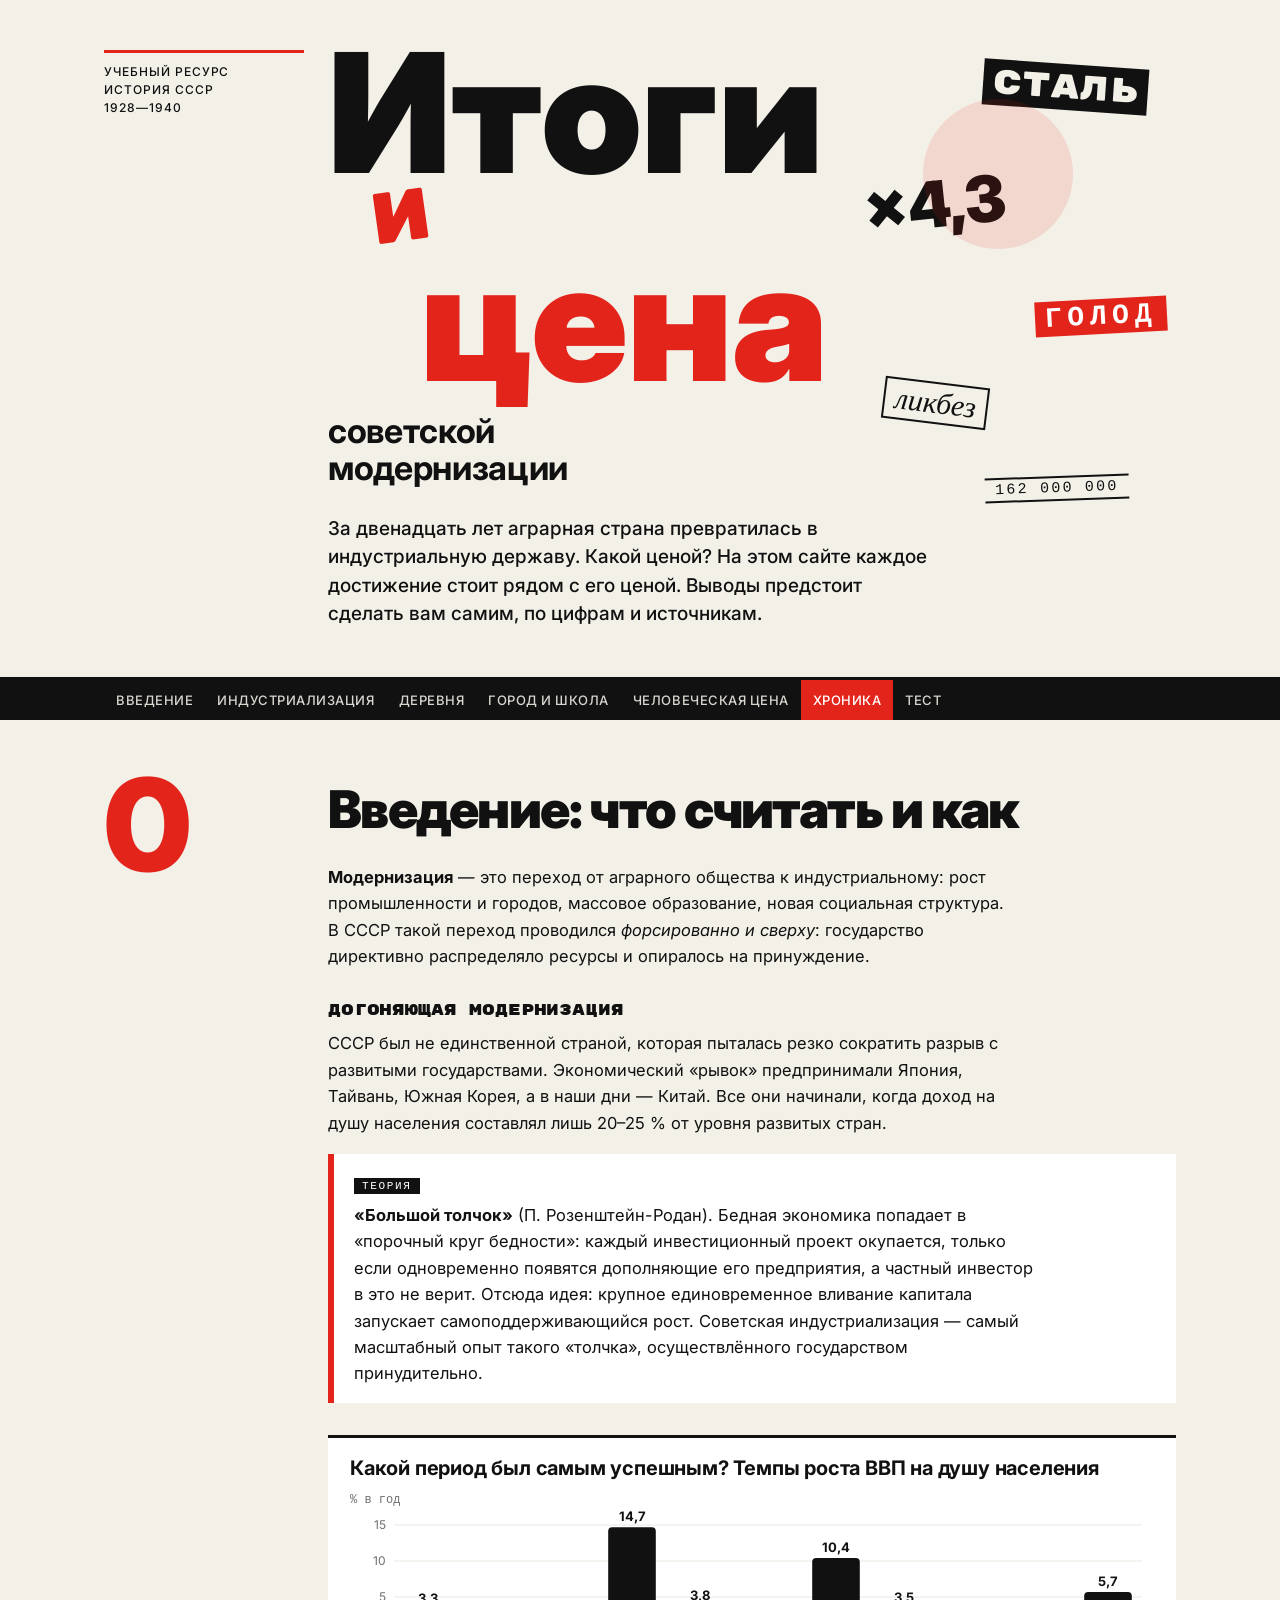
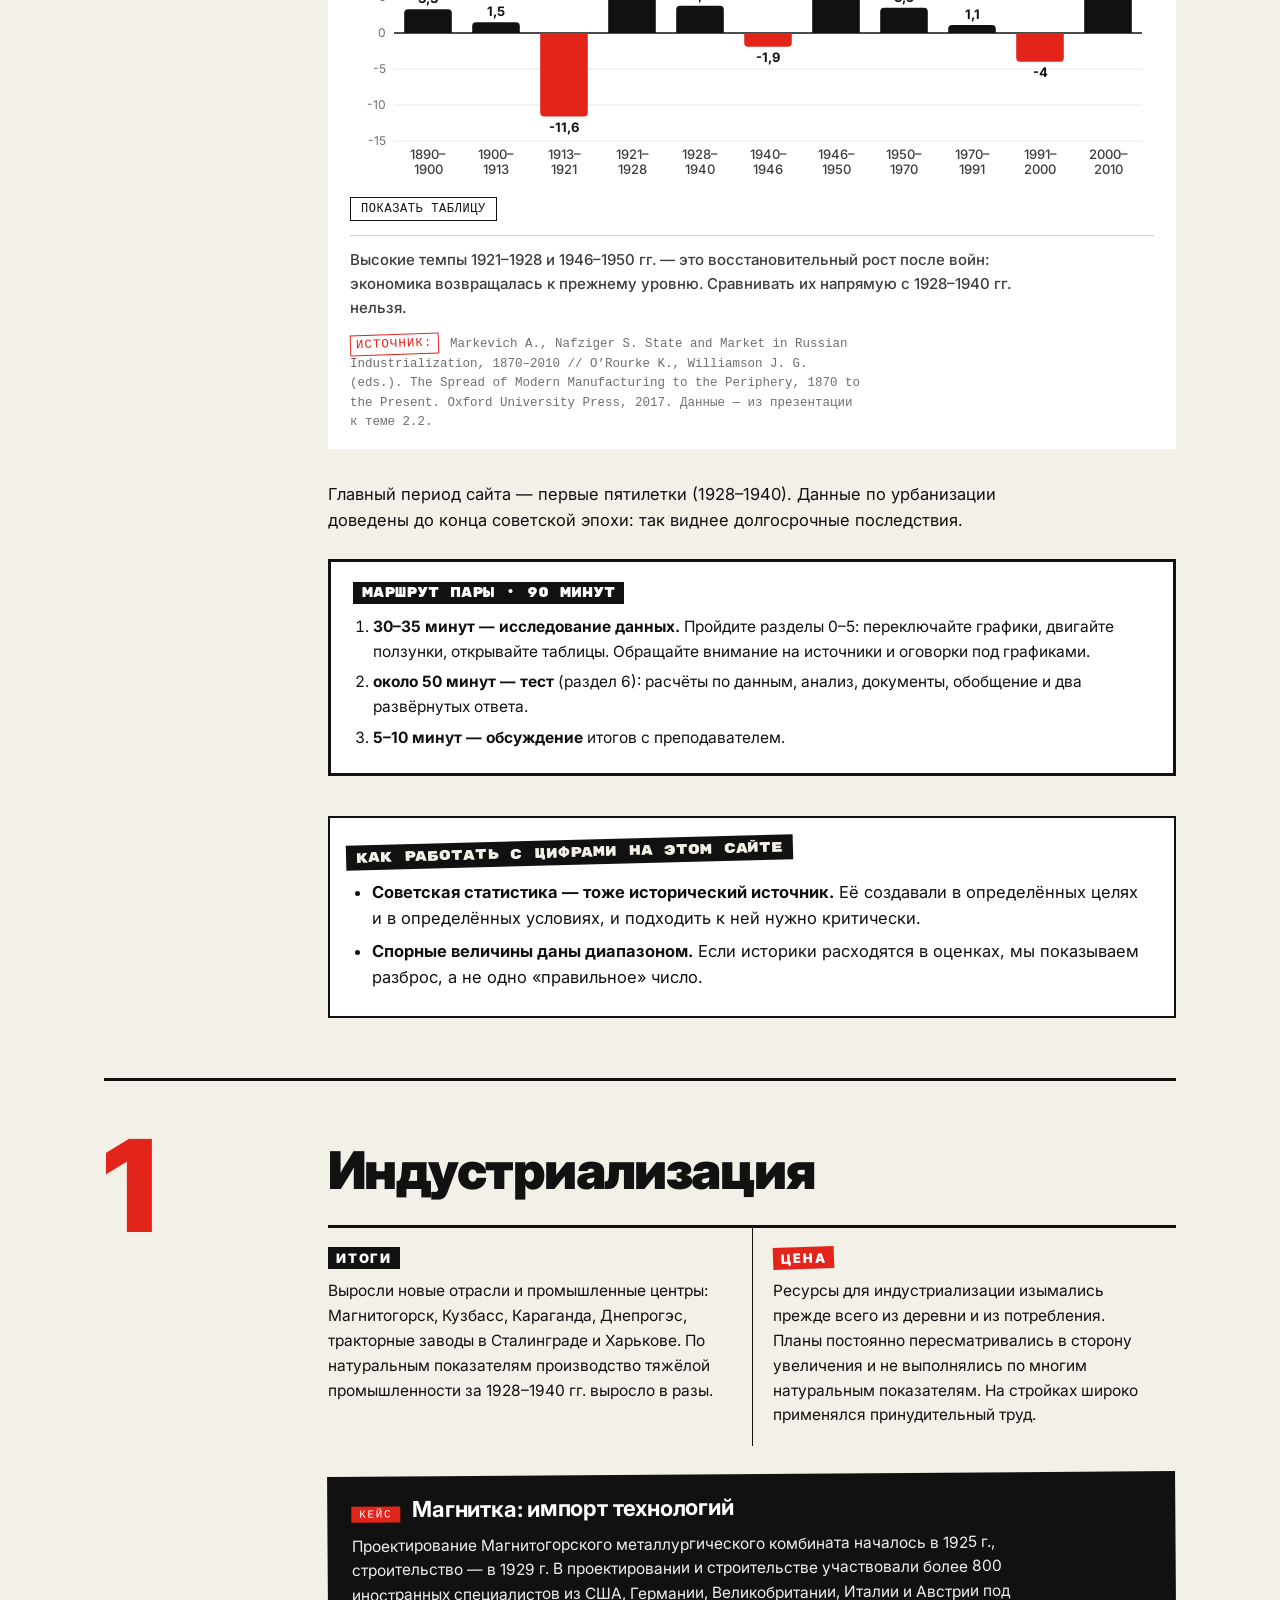
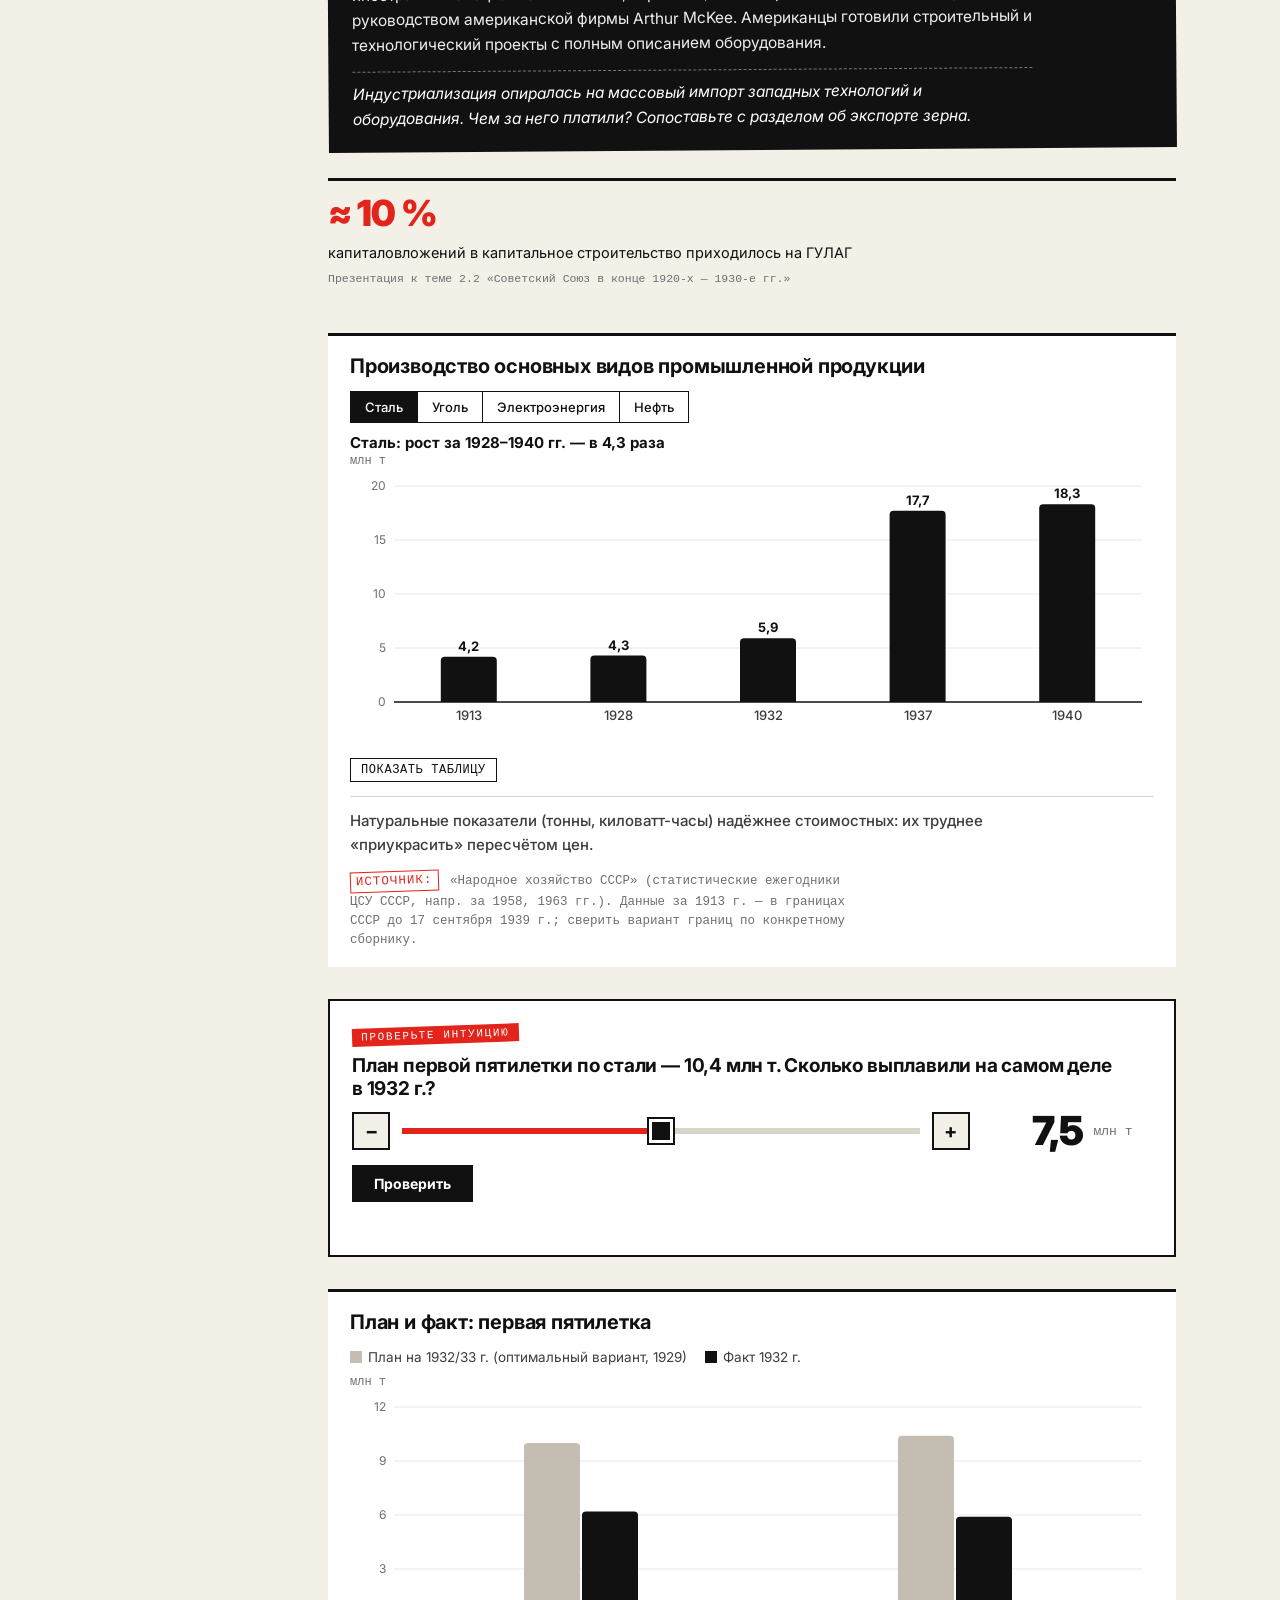
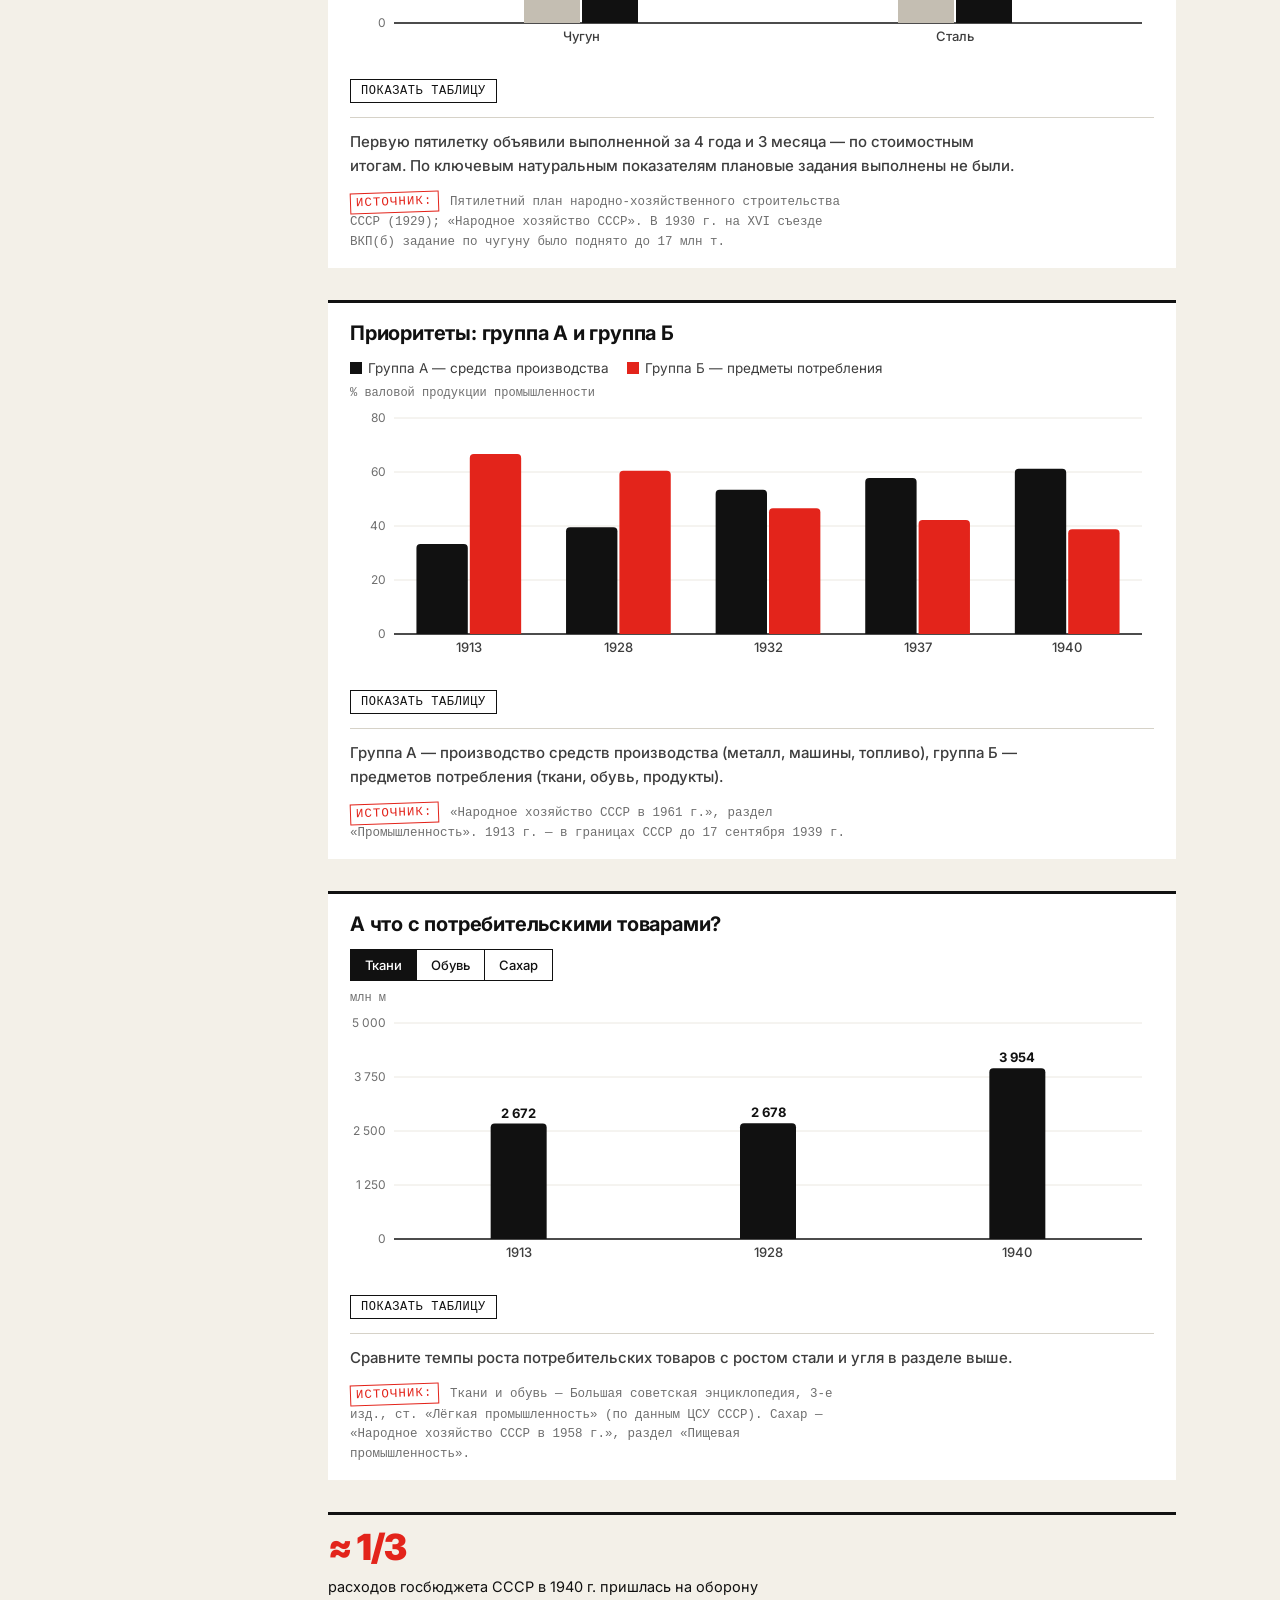
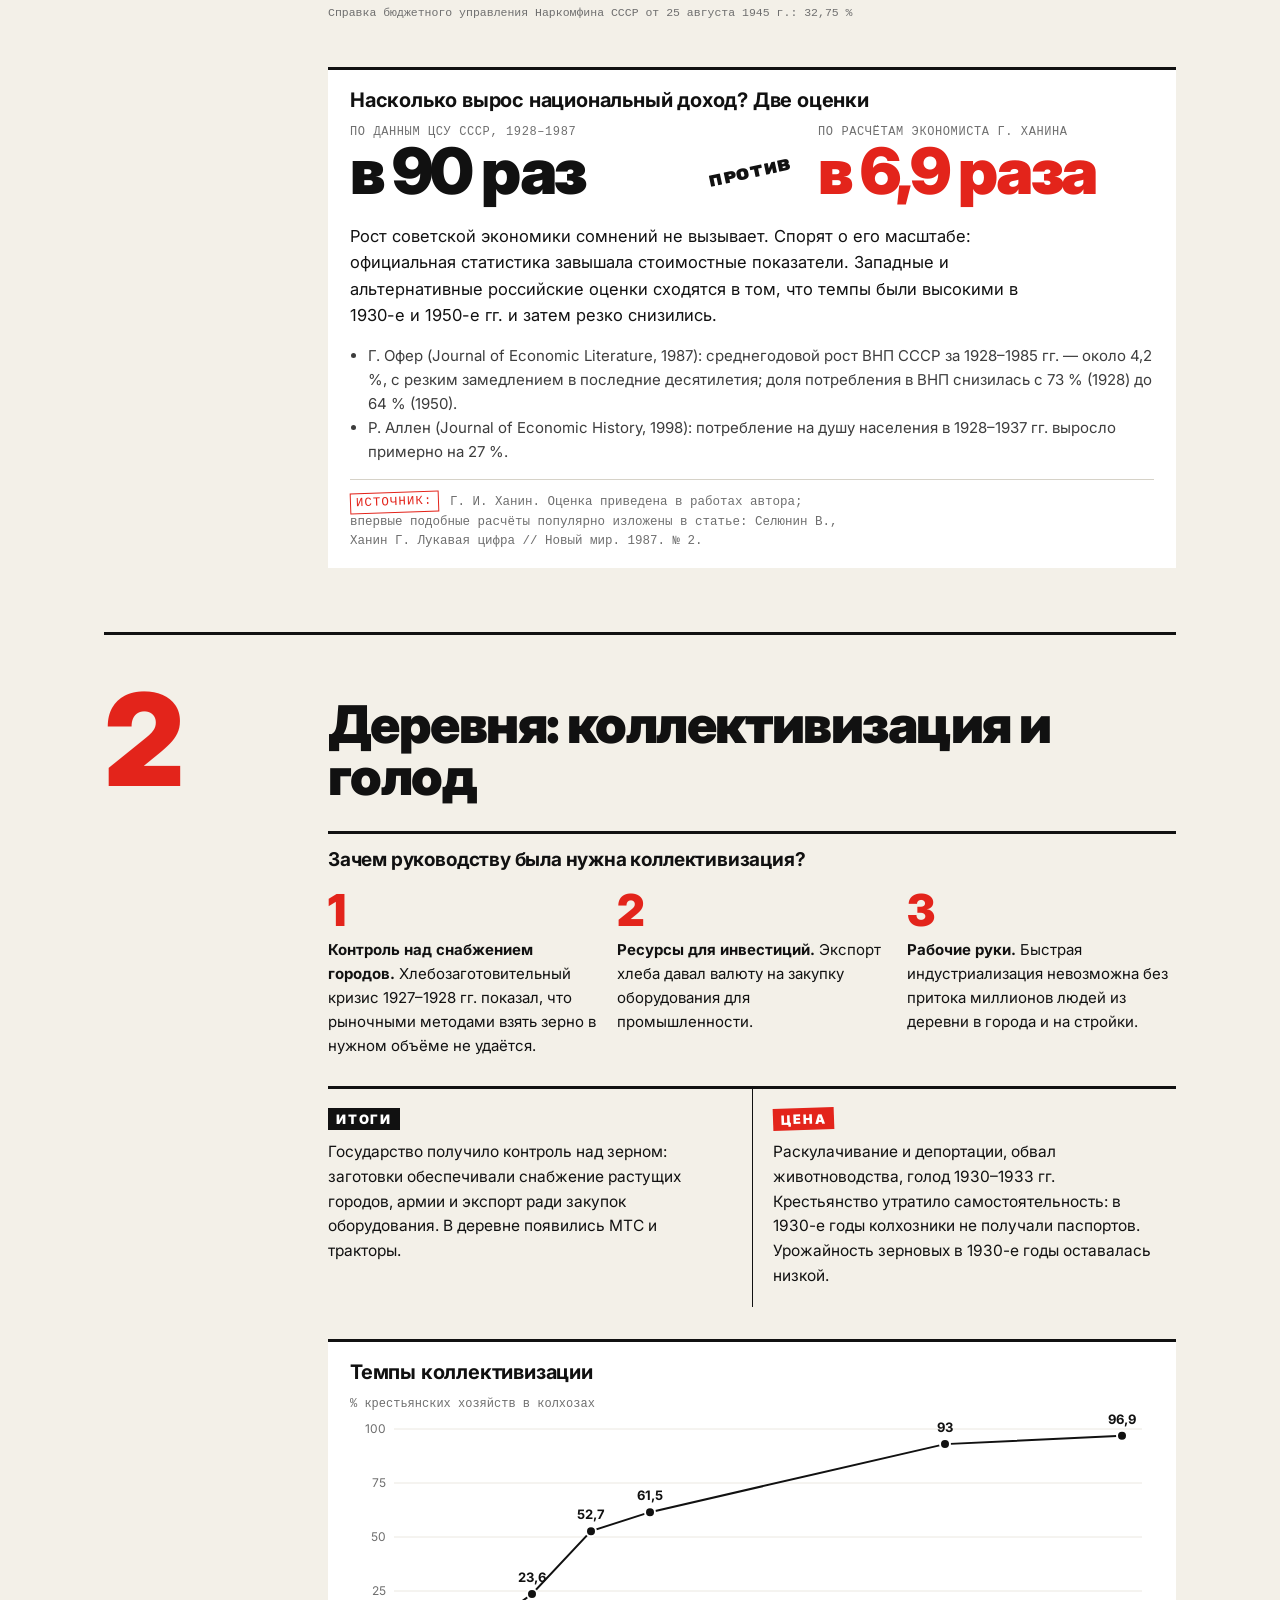
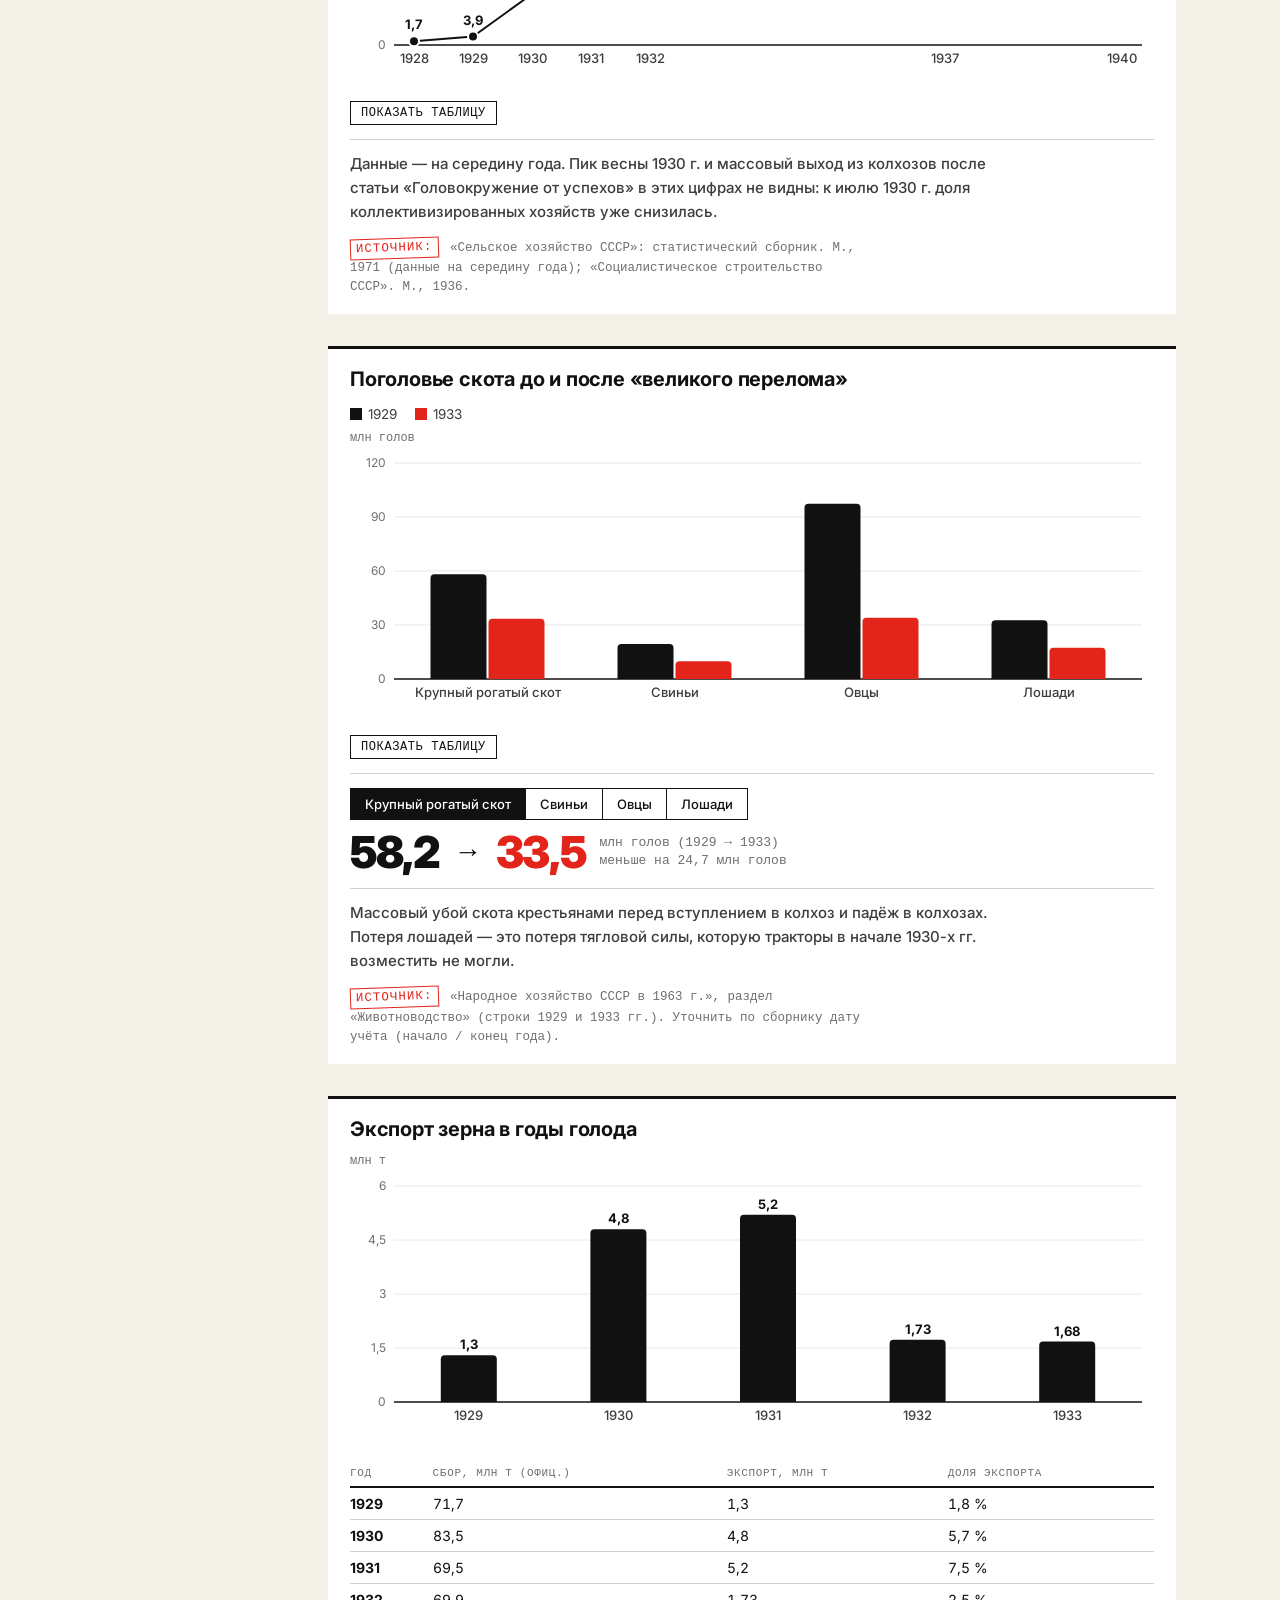
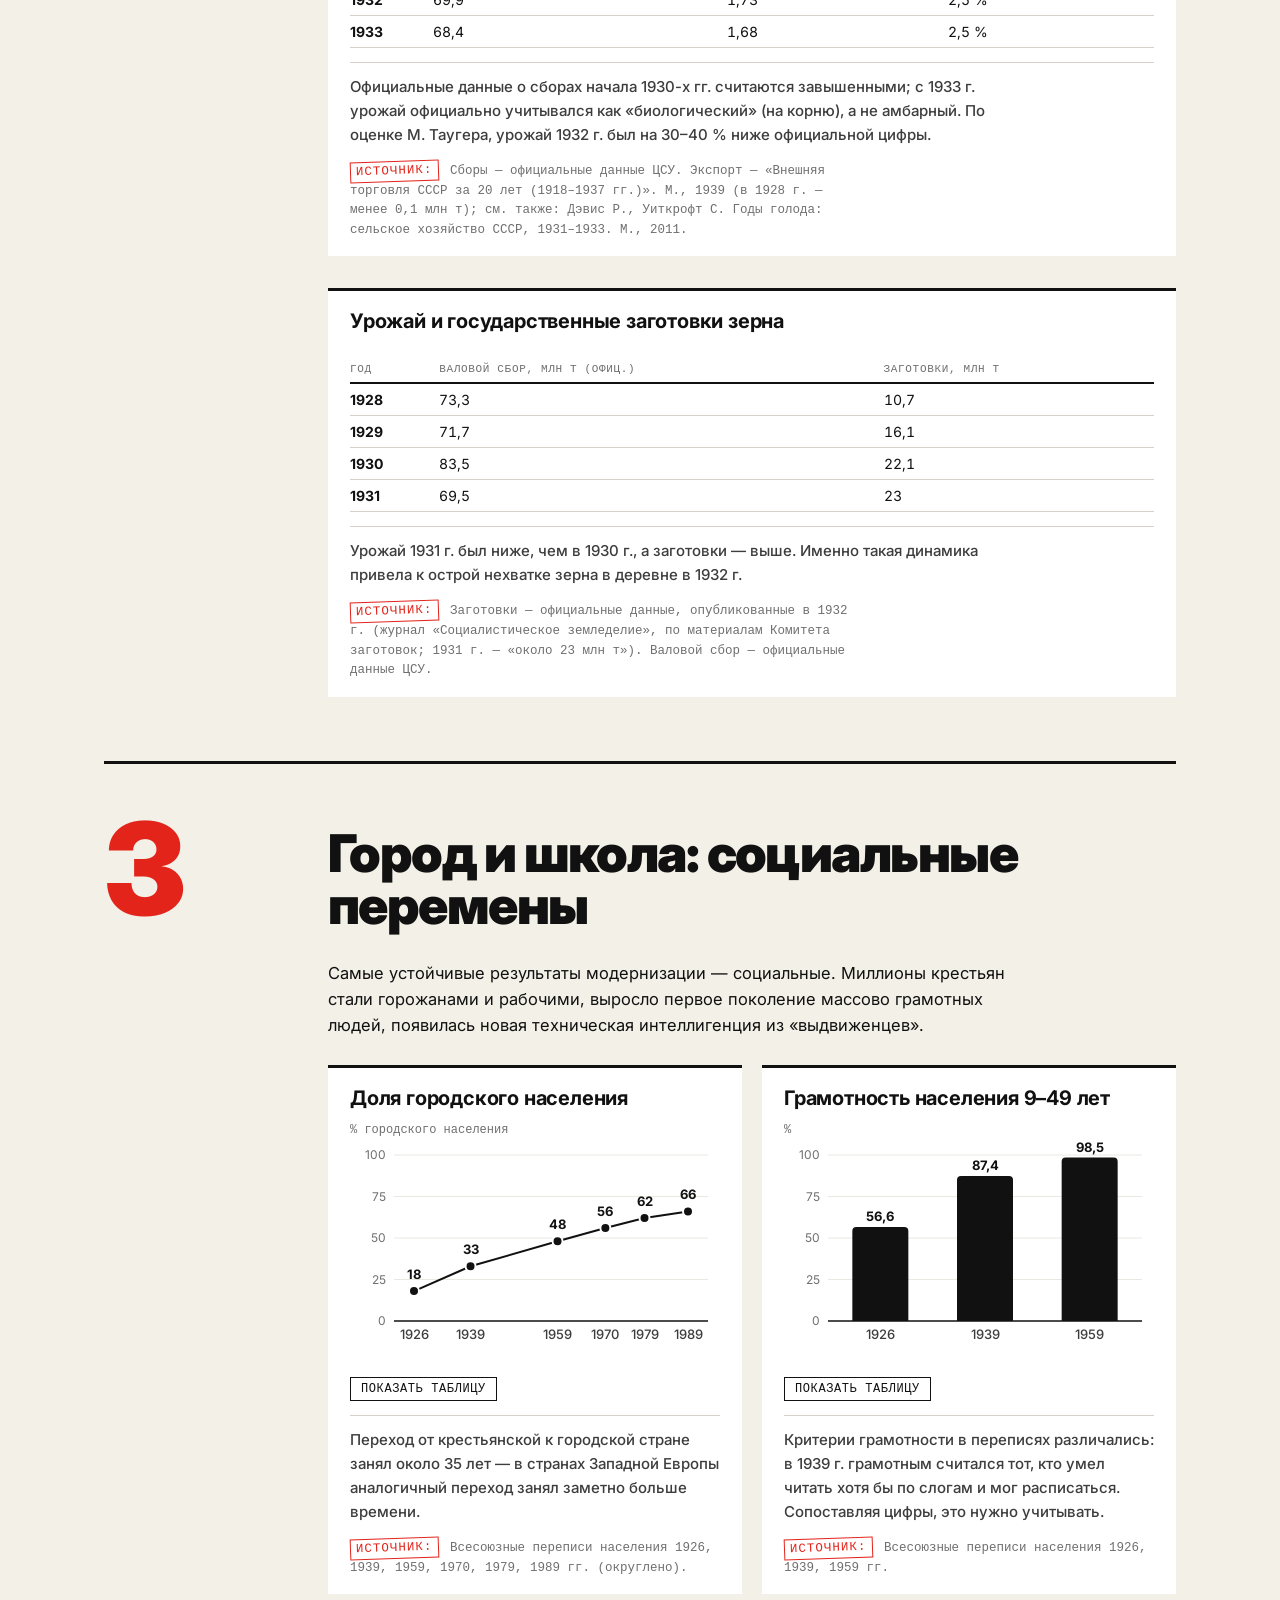
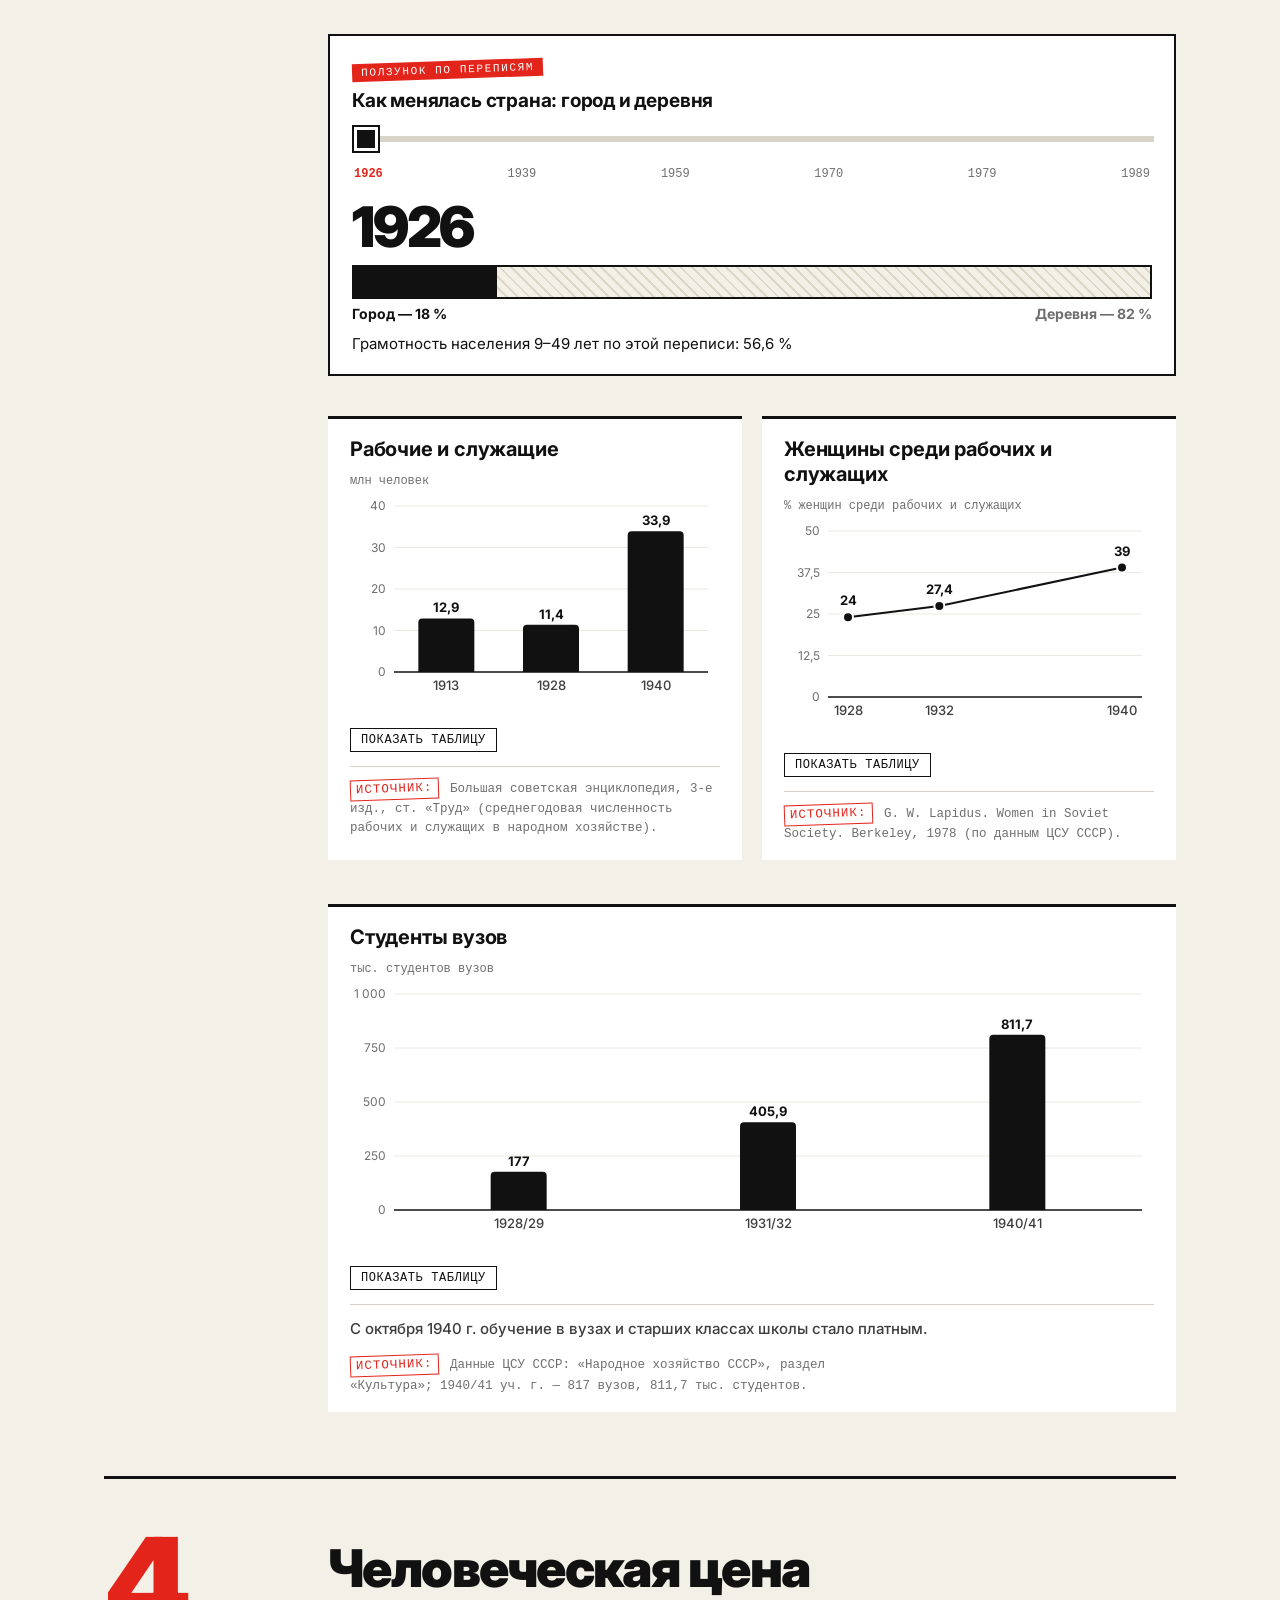
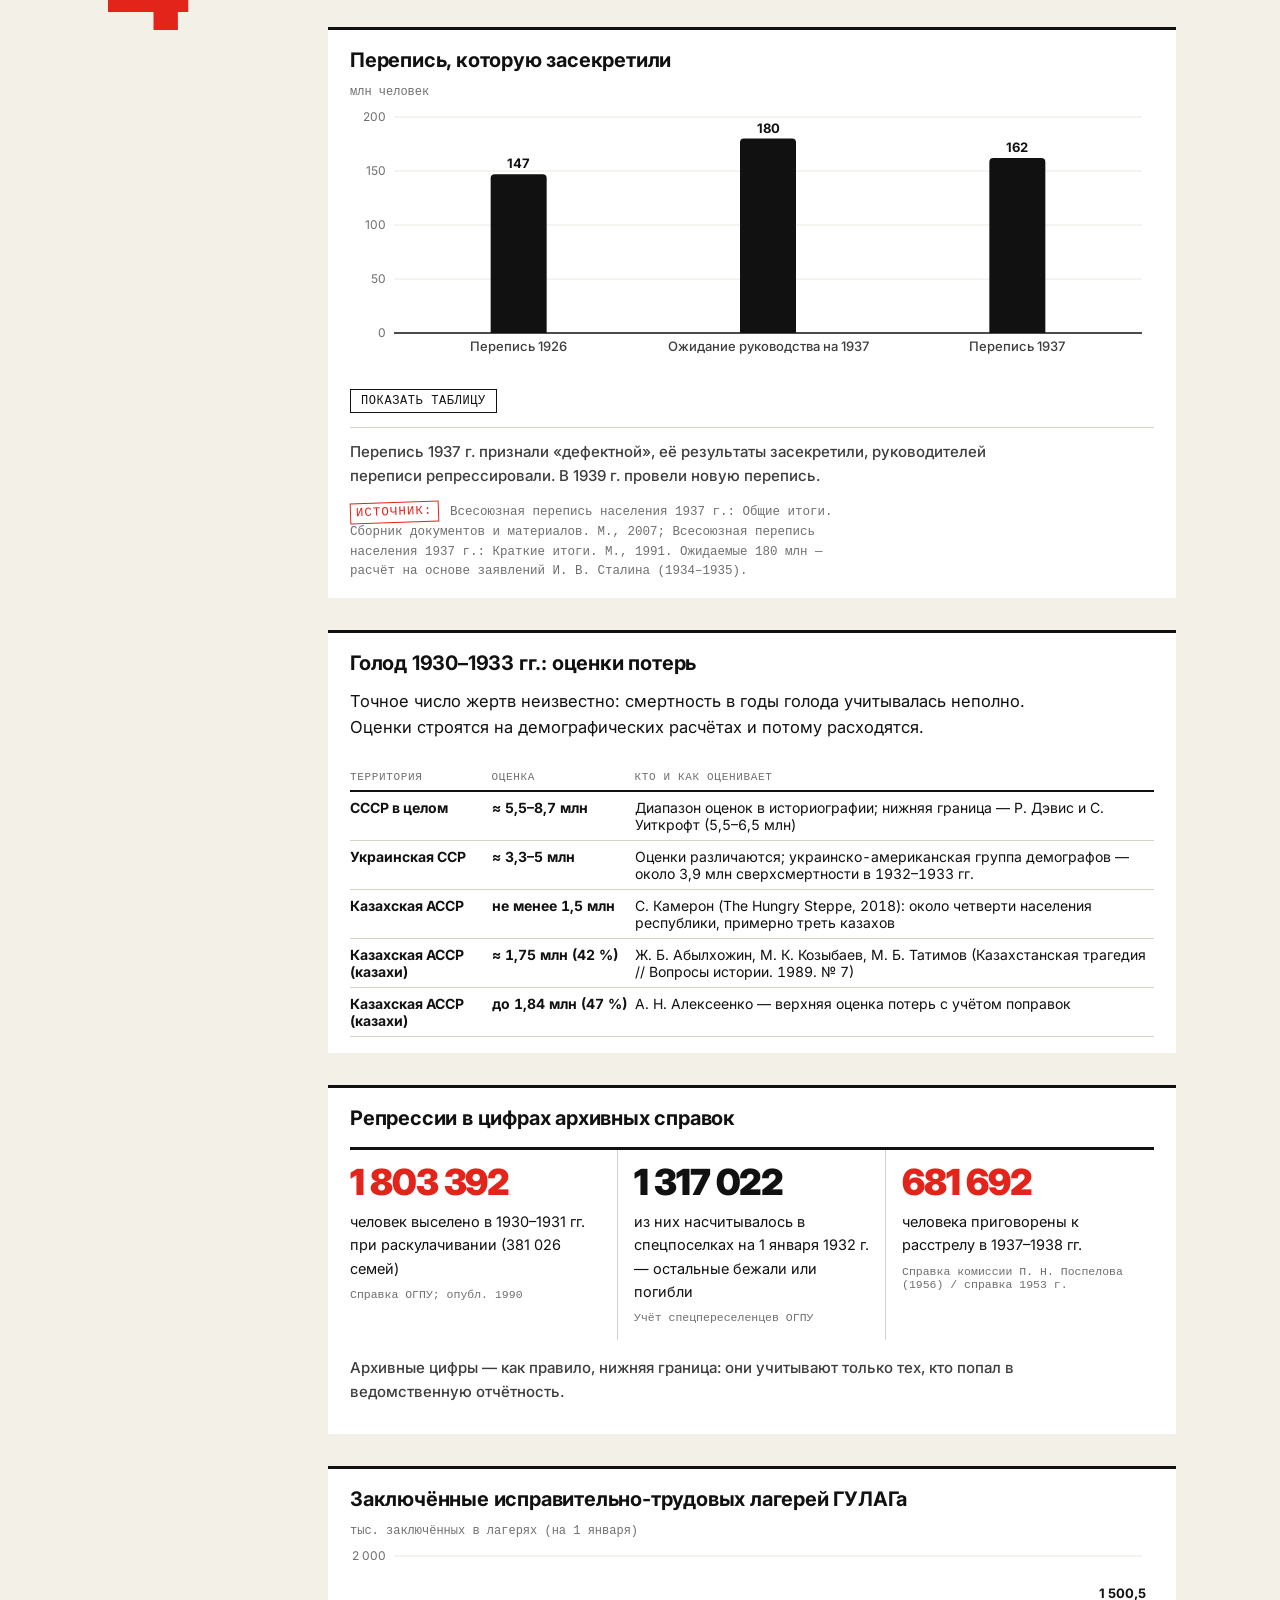
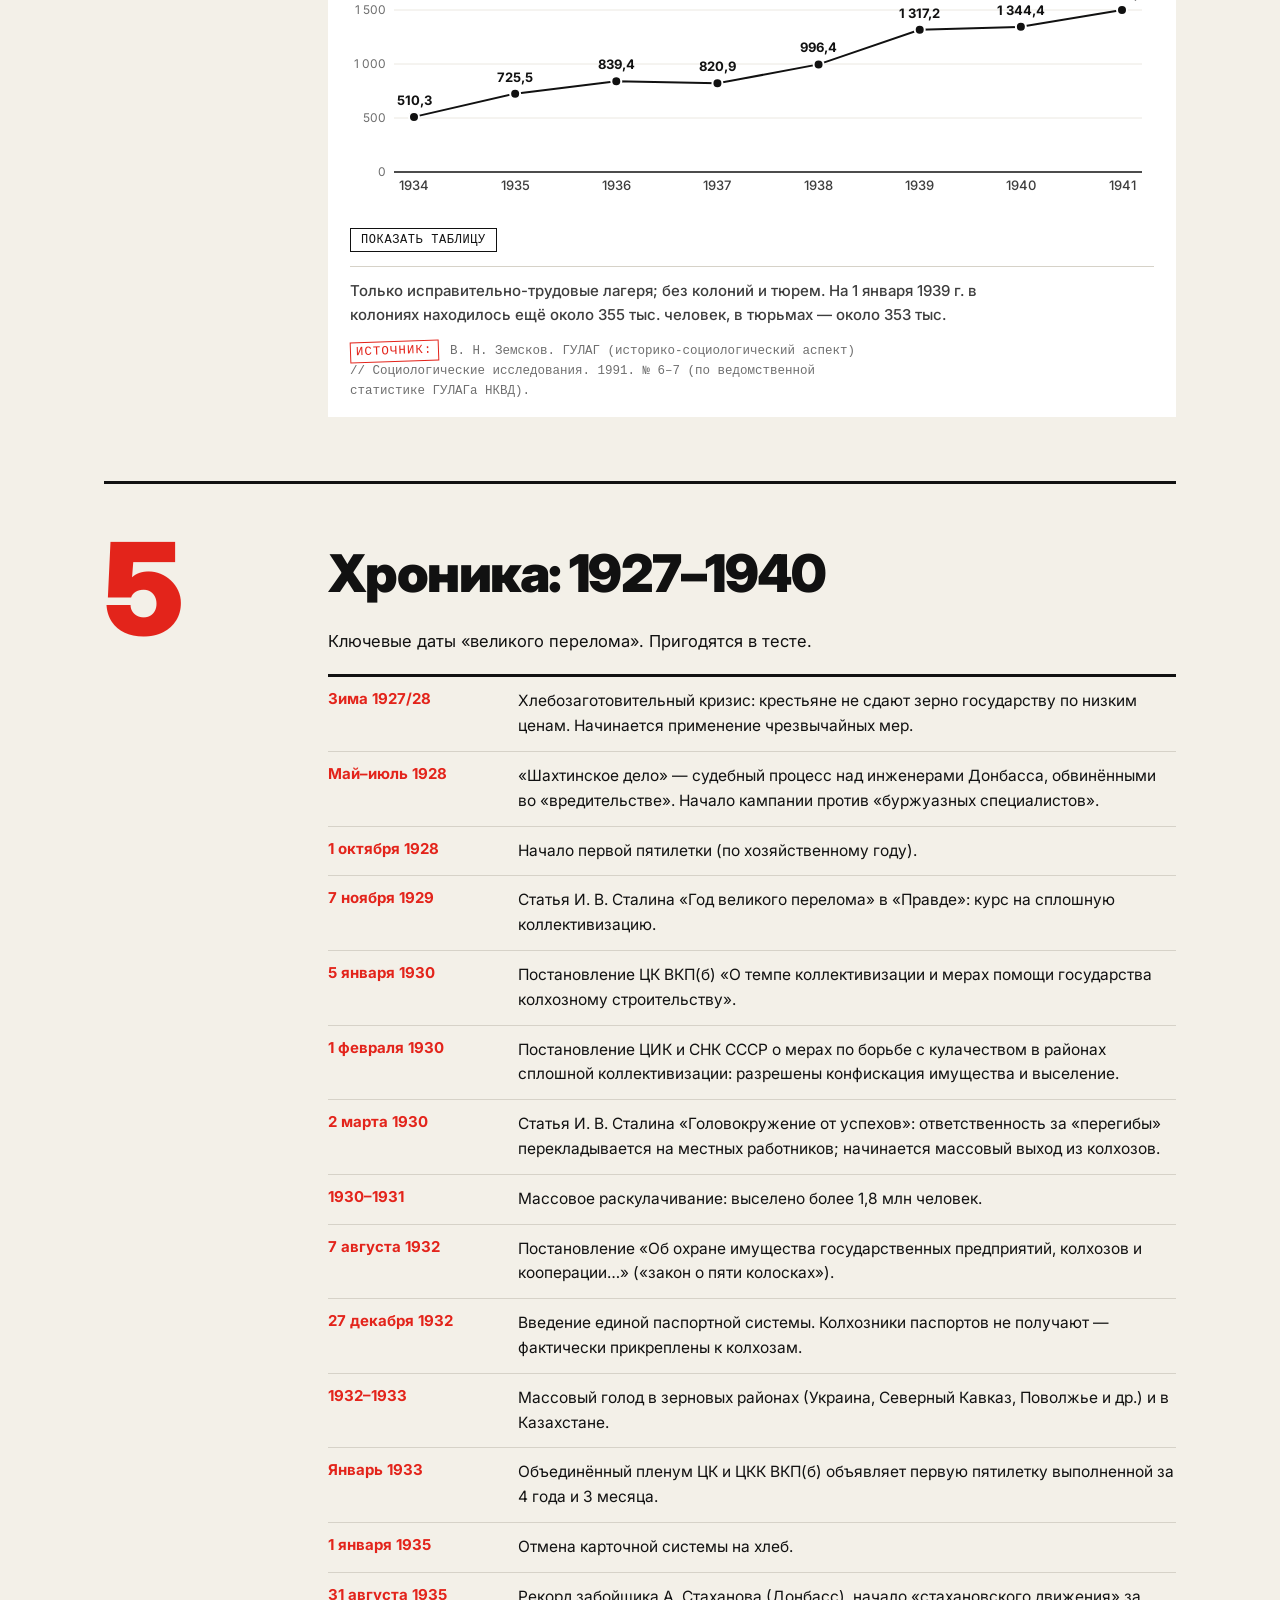
<file: index.html>
<!DOCTYPE html>
<html lang="ru">
<head>
<meta charset="utf-8">
<meta name="viewport" content="width=device-width, initial-scale=1">
<title>Итоги и цена советской модернизации</title>
<meta name="description" content="Учебный сайт для студентов: статистика, источники и историографические споры о советской модернизации 1928–1940-х гг.">
<link rel="preconnect" href="https://fonts.googleapis.com">
<link rel="preconnect" href="https://fonts.gstatic.com" crossorigin>
<link href="https://fonts.googleapis.com/css2?family=Inter:wght@400;500;700;900&family=PT+Mono&family=Rubik+Mono+One&display=swap" rel="stylesheet">
<link rel="stylesheet" href="css/style.css">
</head>
<body>

<header class="hero">
  <div class="wrap hero-grid">
    <p class="kicker">Учебный ресурс<br>История СССР<br>1928—1940</p>
    <h1>
      <span class="h-a">Итоги</span>
      <span class="h-amp">и</span>
      <span class="h-b">цена</span>
      <span class="h-c">советской модернизации</span>
    </h1>
    <div class="collage" aria-hidden="true">
      <span class="cut c1">сталь</span>
      <span class="cut c2">×4,3</span>
      <span class="cut c3">голод</span>
      <span class="cut c4">ликбез</span>
      <span class="cut c5">162 000 000</span>
      <span class="dot-red"></span>
    </div>
    <p class="lead">За двенадцать лет аграрная страна превратилась в индустриальную державу. Какой ценой? На этом сайте каждое достижение стоит рядом с его ценой. Выводы предстоит сделать вам самим, по цифрам и источникам.</p>
  </div>
</header>

<nav class="toc" aria-label="Разделы">
  <div class="wrap">
    <a href="#vvedenie">Введение</a>
    <a href="#industriya">Индустриализация</a>
    <a href="#derevnya">Деревня</a>
    <a href="#obshchestvo">Город и школа</a>
    <a href="#cena">Человеческая цена</a>
    <a href="#hronika">Хроника</a>
    <a href="#test">Тест</a>
  </div>
</nav>

<main class="wrap">

<!-- ============ ВВЕДЕНИЕ ============ -->
<section id="vvedenie">
  <h2><span class="num">0</span>Введение: что считать и как</h2>
  <p><strong>Модернизация</strong> — это переход от аграрного общества к индустриальному: рост промышленности и городов, массовое образование, новая социальная структура. В СССР такой переход проводился <em>форсированно и сверху</em>: государство директивно распределяло ресурсы и опиралось на принуждение.</p>
  <h3 class="sub">Догоняющая модернизация</h3>
  <p>СССР был не единственной страной, которая пыталась резко сократить разрыв с развитыми государствами. Экономический «рывок» предпринимали Япония, Тайвань, Южная Корея, а в наши дни — Китай. Все они начинали, когда доход на душу населения составлял лишь 20–25 % от уровня развитых стран.</p>
  <div class="concept">
    <span class="concept-tag">Теория</span>
    <p><b>«Большой толчок»</b> (П. Розенштейн-Родан). Бедная экономика попадает в «порочный круг бедности»: каждый инвестиционный проект окупается, только если одновременно появятся дополняющие его предприятия, а частный инвестор в это не верит. Отсюда идея: крупное единовременное вливание капитала запускает самоподдерживающийся рост. Советская индустриализация — самый масштабный опыт такого «толчка», осуществлённого государством принудительно.</p>
  </div>

  <figure class="fig">
    <figcaption><h3>Какой период был самым успешным? Темпы роста ВВП на душу населения</h3></figcaption>
    <div id="chart-periods"></div>
    <div id="src-periods" class="srcbox"></div>
  </figure>

  <p>Главный период сайта — первые пятилетки (1928–1940). Данные по урбанизации доведены до конца советской эпохи: так виднее долгосрочные последствия.</p>
  <div class="route">
    <span class="rules-tag">Маршрут пары · 90 минут</span>
    <ol>
      <li><b>30–35 минут — исследование данных.</b> Пройдите разделы 0–5: переключайте графики, двигайте ползунки, открывайте таблицы. Обращайте внимание на источники и оговорки под графиками.</li>
      <li><b>около 50 минут — тест</b> (раздел 6): расчёты по данным, анализ, документы, обобщение и два развёрнутых ответа.</li>
      <li><b>5–10 минут — обсуждение</b> итогов с преподавателем.</li>
    </ol>
  </div>

  <div class="callout">
    <h3>Как работать с цифрами на этом сайте</h3>
    <ul>
      <li><b>Советская статистика — тоже исторический источник.</b> Её создавали в определённых целях и в определённых условиях, и подходить к ней нужно критически.</li>
      <li><b>Спорные величины даны диапазоном.</b> Если историки расходятся в оценках, мы показываем разброс, а не одно «правильное» число.</li>
    </ul>
  </div>
</section>

<!-- ============ ИНДУСТРИАЛИЗАЦИЯ ============ -->
<section id="industriya">
  <h2><span class="num">1</span>Индустриализация</h2>
  <div class="ledger">
    <div class="col gain">
      <h3>Итоги</h3>
      <p>Выросли новые отрасли и промышленные центры: Магнитогорск, Кузбасс, Караганда, Днепрогэс, тракторные заводы в Сталинграде и Харькове. По натуральным показателям производство тяжёлой промышленности за 1928–1940 гг. выросло в разы.</p>
    </div>
    <div class="col cost">
      <h3>Цена</h3>
      <p>Ресурсы для индустриализации изымались прежде всего из деревни и из потребления. Планы постоянно пересматривались в сторону увеличения и не выполнялись по многим натуральным показателям. На стройках широко применялся принудительный труд.</p>
    </div>
  </div>

  <div class="case">
    <div class="case-head"><span class="case-tag">Кейс</span><h3>Магнитка: импорт технологий</h3></div>
    <p>Проектирование Магнитогорского металлургического комбината началось в 1925 г., строительство — в 1929 г. В проектировании и строительстве участвовали более 800 иностранных специалистов из США, Германии, Великобритании, Италии и Австрии под руководством американской фирмы Arthur McKee. Американцы готовили строительный и технологический проекты с полным описанием оборудования.</p>
    <p class="case-q">Индустриализация опиралась на массовый импорт западных технологий и оборудования. Чем за него платили? Сопоставьте с разделом об экспорте зерна.</p>
  </div>

  <div class="tiles">
    <div class="tile"><div class="tile-v">≈ 10 %</div><div class="tile-l">капиталовложений в капитальное строительство приходилось на ГУЛАГ</div><div class="tile-s">Презентация к теме 2.2 «Советский Союз в конце 1920-х — 1930-е гг.»</div></div>
  </div>

  <figure class="fig">
    <figcaption>
      <h3>Производство основных видов промышленной продукции</h3>
      <div class="switch" id="metric-switch" role="group" aria-label="Показатель">
        <button type="button" data-key="steel" aria-pressed="true">Сталь</button>
        <button type="button" data-key="coal" aria-pressed="false">Уголь</button>
        <button type="button" data-key="power" aria-pressed="false">Электроэнергия</button>
        <button type="button" data-key="oil" aria-pressed="false">Нефть</button>
      </div>
      <p class="ratio" id="industry-ratio"></p>
    </figcaption>
    <div id="chart-industry"></div>
    <div id="src-industry" class="srcbox"></div>
  </figure>

  <div class="widget" id="guess-steel"></div>

  <figure class="fig">
    <figcaption><h3>План и факт: первая пятилетка</h3></figcaption>
    <div id="chart-plan"></div>
    <div id="src-plan" class="srcbox"></div>
  </figure>

  <figure class="fig">
    <figcaption><h3>Приоритеты: группа А и группа Б</h3></figcaption>
    <div id="chart-ab"></div>
    <div id="src-ab" class="srcbox"></div>
  </figure>

  <figure class="fig">
    <figcaption>
      <h3>А что с потребительскими товарами?</h3>
      <div class="switch" id="consumer-switch" role="group" aria-label="Товар">
        <button type="button" data-key="cloth" aria-pressed="true">Ткани</button>
        <button type="button" data-key="shoes" aria-pressed="false">Обувь</button>
        <button type="button" data-key="sugar" aria-pressed="false">Сахар</button>
      </div>
    </figcaption>
    <div id="chart-consumer"></div>
    <div id="src-consumer" class="srcbox"></div>
  </figure>

  <div class="tiles" id="tiles-defense"></div>

  <figure class="fig">
    <figcaption><h3>Насколько вырос национальный доход? Две оценки</h3></figcaption>
    <div class="versus">
      <div class="vs-item"><span class="vs-label">По данным ЦСУ СССР, 1928–1987</span><span class="vs-val" id="g-official"></span></div>
      <div class="vs-sep">против</div>
      <div class="vs-item"><span class="vs-label">По расчётам экономиста Г. Ханина</span><span class="vs-val alt" id="g-khanin"></span></div>
    </div>
    <p>Рост советской экономики сомнений не вызывает. Спорят о его масштабе: официальная статистика завышала стоимостные показатели. Западные и альтернативные российские оценки сходятся в том, что темпы были высокими в 1930-е и 1950-е гг. и затем резко снизились.</p>
    <ul class="extra" id="g-extra"></ul>
    <div id="src-growth" class="srcbox"></div>
  </figure>
</section>

<!-- ============ ДЕРЕВНЯ ============ -->
<section id="derevnya">
  <h2><span class="num">2</span>Деревня: коллективизация и голод</h2>
  <div class="why">
    <h3>Зачем руководству была нужна коллективизация?</h3>
    <ol>
      <li><b>Контроль над снабжением городов.</b> Хлебозаготовительный кризис 1927–1928 гг. показал, что рыночными методами взять зерно в нужном объёме не удаётся.</li>
      <li><b>Ресурсы для инвестиций.</b> Экспорт хлеба давал валюту на закупку оборудования для промышленности.</li>
      <li><b>Рабочие руки.</b> Быстрая индустриализация невозможна без притока миллионов людей из деревни в города и на стройки.</li>
    </ol>
  </div>
  <div class="ledger">
    <div class="col gain">
      <h3>Итоги</h3>
      <p>Государство получило контроль над зерном: заготовки обеспечивали снабжение растущих городов, армии и экспорт ради закупок оборудования. В деревне появились МТС и тракторы.</p>
    </div>
    <div class="col cost">
      <h3>Цена</h3>
      <p>Раскулачивание и депортации, обвал животноводства, голод 1930–1933 гг. Крестьянство утратило самостоятельность: в 1930-е годы колхозники не получали паспортов. Урожайность зерновых в 1930-е годы оставалась низкой.</p>
    </div>
  </div>

  <figure class="fig">
    <figcaption><h3>Темпы коллективизации</h3></figcaption>
    <div id="chart-kolhoz"></div>
    <div id="src-kolhoz" class="srcbox"></div>
  </figure>

  <figure class="fig">
    <figcaption><h3>Поголовье скота до и после «великого перелома»</h3></figcaption>
    <div id="chart-livestock"></div>
    <div id="livestock-pick" class="pick"></div>
    <div id="src-livestock" class="srcbox"></div>
  </figure>

  <figure class="fig">
    <figcaption><h3>Экспорт зерна в годы голода</h3></figcaption>
    <div id="chart-grain"></div>
    <table class="data-table static">
      <thead><tr><th>Год</th><th>Сбор, млн т (офиц.)</th><th>Экспорт, млн т</th><th>Доля экспорта</th></tr></thead>
      <tbody id="grain-harvest"></tbody>
    </table>
    <div id="src-grain" class="srcbox"></div>
  </figure>

  <figure class="fig">
    <figcaption><h3>Урожай и государственные заготовки зерна</h3></figcaption>
    <div class="table-scroll">
      <table class="data-table static">
        <thead><tr><th>Год</th><th>Валовой сбор, млн т (офиц.)</th><th>Заготовки, млн т</th></tr></thead>
        <tbody id="procurement-table"></tbody>
      </table>
    </div>
    <div id="src-procurement" class="srcbox"></div>
  </figure>
</section>

<!-- ============ ГОРОД И ШКОЛА ============ -->
<section id="obshchestvo">
  <h2><span class="num">3</span>Город и школа: социальные перемены</h2>
  <p>Самые устойчивые результаты модернизации — социальные. Миллионы крестьян стали горожанами и рабочими, выросло первое поколение массово грамотных людей, появилась новая техническая интеллигенция из «выдвиженцев».</p>
  <div class="grid2">
    <figure class="fig">
      <figcaption><h3>Доля городского населения</h3></figcaption>
      <div id="chart-urban"></div>
      <div id="src-urban" class="srcbox"></div>
    </figure>
    <figure class="fig">
      <figcaption><h3>Грамотность населения 9–49 лет</h3></figcaption>
      <div id="chart-literacy"></div>
      <div id="src-literacy" class="srcbox"></div>
    </figure>
  </div>
  <div class="widget" id="urban-slider"></div>

  <div class="grid2">
    <figure class="fig">
      <figcaption><h3>Рабочие и служащие</h3></figcaption>
      <div id="chart-work"></div>
      <div id="src-work" class="srcbox"></div>
    </figure>
    <figure class="fig">
      <figcaption><h3>Женщины среди рабочих и служащих</h3></figcaption>
      <div id="chart-women"></div>
      <div id="src-women" class="srcbox"></div>
    </figure>
  </div>

  <figure class="fig">
    <figcaption><h3>Студенты вузов</h3></figcaption>
    <div id="chart-students"></div>
    <div id="src-students" class="srcbox"></div>
  </figure>
</section>

<!-- ============ ЧЕЛОВЕЧЕСКАЯ ЦЕНА ============ -->
<section id="cena">
  <h2><span class="num">4</span>Человеческая цена</h2>

  <figure class="fig">
    <figcaption><h3>Перепись, которую засекретили</h3></figcaption>
    <div id="chart-census"></div>
    <div id="src-census" class="srcbox"></div>
  </figure>

  <figure class="fig">
    <figcaption><h3>Голод 1930–1933 гг.: оценки потерь</h3></figcaption>
    <p>Точное число жертв неизвестно: смертность в годы голода учитывалась неполно. Оценки строятся на демографических расчётах и потому расходятся.</p>
    <div class="table-scroll">
      <table class="data-table static famine">
        <thead><tr><th>Территория</th><th>Оценка</th><th>Кто и как оценивает</th></tr></thead>
        <tbody id="famine-table"></tbody>
      </table>
    </div>
  </figure>

  <figure class="fig">
    <figcaption><h3>Репрессии в цифрах архивных справок</h3></figcaption>
    <div class="tiles" id="tiles-repression"></div>
    <p class="note">Архивные цифры — как правило, нижняя граница: они учитывают только тех, кто попал в ведомственную отчётность.</p>
  </figure>

  <figure class="fig">
    <figcaption><h3>Заключённые исправительно-трудовых лагерей ГУЛАГа</h3></figcaption>
    <div id="chart-gulag"></div>
    <div id="src-gulag" class="srcbox"></div>
  </figure>
</section>

<!-- ============ ХРОНИКА ============ -->
<section id="hronika">
  <h2><span class="num">5</span>Хроника: 1927–1940</h2>
  <p>Ключевые даты «великого перелома». Пригодятся в тесте.</p>
  <ol class="timeline">
    <li><span class="tl-date">Зима 1927/28</span><span class="tl-ev">Хлебозаготовительный кризис: крестьяне не сдают зерно государству по низким ценам. Начинается применение чрезвычайных мер.</span></li>
    <li><span class="tl-date">Май–июль 1928</span><span class="tl-ev">«Шахтинское дело» — судебный процесс над инженерами Донбасса, обвинёнными во «вредительстве». Начало кампании против «буржуазных специалистов».</span></li>
    <li><span class="tl-date">1 октября 1928</span><span class="tl-ev">Начало первой пятилетки (по хозяйственному году).</span></li>
    <li><span class="tl-date">7 ноября 1929</span><span class="tl-ev">Статья И. В. Сталина «Год великого перелома» в «Правде»: курс на сплошную коллективизацию.</span></li>
    <li><span class="tl-date">5 января 1930</span><span class="tl-ev">Постановление ЦК ВКП(б) «О темпе коллективизации и мерах помощи государства колхозному строительству».</span></li>
    <li><span class="tl-date">1 февраля 1930</span><span class="tl-ev">Постановление ЦИК и СНК СССР о мерах по борьбе с кулачеством в районах сплошной коллективизации: разрешены конфискация имущества и выселение.</span></li>
    <li><span class="tl-date">2 марта 1930</span><span class="tl-ev">Статья И. В. Сталина «Головокружение от успехов»: ответственность за «перегибы» перекладывается на местных работников; начинается массовый выход из колхозов.</span></li>
    <li><span class="tl-date">1930–1931</span><span class="tl-ev">Массовое раскулачивание: выселено более 1,8 млн человек.</span></li>
    <li><span class="tl-date">7 августа 1932</span><span class="tl-ev">Постановление «Об охране имущества государственных предприятий, колхозов и кооперации…» («закон о пяти колосках»).</span></li>
    <li><span class="tl-date">27 декабря 1932</span><span class="tl-ev">Введение единой паспортной системы. Колхозники паспортов не получают — фактически прикреплены к колхозам.</span></li>
    <li><span class="tl-date">1932–1933</span><span class="tl-ev">Массовый голод в зерновых районах (Украина, Северный Кавказ, Поволжье и др.) и в Казахстане.</span></li>
    <li><span class="tl-date">Январь 1933</span><span class="tl-ev">Объединённый пленум ЦК и ЦКК ВКП(б) объявляет первую пятилетку выполненной за 4 года и 3 месяца.</span></li>
    <li><span class="tl-date">1 января 1935</span><span class="tl-ev">Отмена карточной системы на хлеб.</span></li>
    <li><span class="tl-date">31 августа 1935</span><span class="tl-ev">Рекорд забойщика А. Стаханова (Донбасс), начало «стахановского движения» за повышение норм выработки.</span></li>
    <li><span class="tl-date">17 ноября 1935</span><span class="tl-ev">Речь И. В. Сталина на совещании стахановцев: «Жить стало лучше, товарищи. Жить стало веселее».</span></li>
    <li><span class="tl-date">6 января 1937</span><span class="tl-ev">Всесоюзная перепись населения. Её итоги (около 162 млн человек) признают «дефектными» и засекречивают.</span></li>
    <li><span class="tl-date">30 июля 1937</span><span class="tl-ev">Оперативный приказ НКВД № 00447 — начало массовых операций «Большого террора».</span></li>
    <li><span class="tl-date">17 ноября 1938</span><span class="tl-ev">Постановление СНК СССР и ЦК ВКП(б), запрещающее массовые операции по арестам и выселению.</span></li>
    <li><span class="tl-date">20 декабря 1938</span><span class="tl-ev">Введение обязательных трудовых книжек для рабочих и служащих.</span></li>
    <li><span class="tl-date">26 июня 1940</span><span class="tl-ev">Указ Президиума Верховного Совета СССР: переход на 8-часовой рабочий день и 7-дневную неделю, запрет самовольного ухода с предприятий; за прогул и опоздание — уголовная ответственность.</span></li>
    <li><span class="tl-date">2 октября 1940</span><span class="tl-ev">Постановление СНК СССР о введении платы за обучение в старших классах школ и в вузах.</span></li>
  </ol>
</section>

<!-- ============ ТЕСТ ============ -->
<section id="test">
  <h2><span class="num">6</span>Тест</h2>
  <p>В тесте 25 заданий в пяти частях: расчёты по данным, анализ, работа с документами, обобщение и два развёрнутых ответа. Всё нужное для ответов есть на этой странице — в графиках, таблицах и хронике выше. Рекомендуемое время — 50 минут.</p>

  <div class="rules">
    <span class="rules-tag">Правила</span>
    <ul>
      <li>Задания откроются после того, как вы укажете фамилию, имя и группу.</li>
      <li>После начала теста сайт считает <b>уходы со страницы</b>: переход на другую вкладку или в другое приложение, сворачивание окна, перезагрузку страницы.</li>
      <li><b>Каждые <span class="exits-per">2</span> ухода снижают итоговую оценку на 1 балл</b> (но не ниже «2»). Число уходов видно внизу экрана.</li>
      <li>Ответы можно отправить только один раз. Оценка — от 2 до 5.</li>
    </ul>
  </div>

  <form id="start-form" class="student" novalidate>
    <label>Фамилия<input name="surname" required autocomplete="family-name"></label>
    <label>Имя<input name="firstname" required autocomplete="given-name"></label>
    <label>Группа<input name="group" required></label>
    <button type="submit" class="submit-btn">Начать тест</button>
    <p class="hint" id="start-msg"></p>
  </form>

  <form id="test-form" novalidate hidden>
    <p class="who" id="who"></p>
    <div id="tasks"></div>
    <div class="submit-row">
      <button type="submit" class="submit-btn">Отправить ответы</button>
      <p class="hint" id="progress"></p>
    </div>
  </form>
  <div id="result" class="result" hidden></div>
</section>

<div id="exit-bar" class="exit-bar" hidden>Время: <b id="timer">0:00</b> · уходов со страницы: <b id="exit-count">0</b> · снижение оценки: <b id="exit-pen">0</b></div>
<div id="exit-modal" class="modal" hidden role="alertdialog" aria-modal="true" aria-labelledby="exit-title">
  <div class="modal-box">
    <h3 id="exit-title">Вы покинули страницу теста</h3>
    <p id="exit-text"></p>
    <button type="button" class="submit-btn" id="exit-ok">Вернуться к тесту</button>
  </div>
</div>

</main>

<footer>
  <div class="wrap">
    <p>Учебный ресурс.</p>
  </div>
</footer>

<script src="js/data.js"></script>
<script src="js/charts.js"></script>
<script src="js/main.js"></script>
<script src="js/interactive.js"></script>
<script src="js/config.js"></script>
<script src="js/test.js"></script>
</body>
</html>
</file>
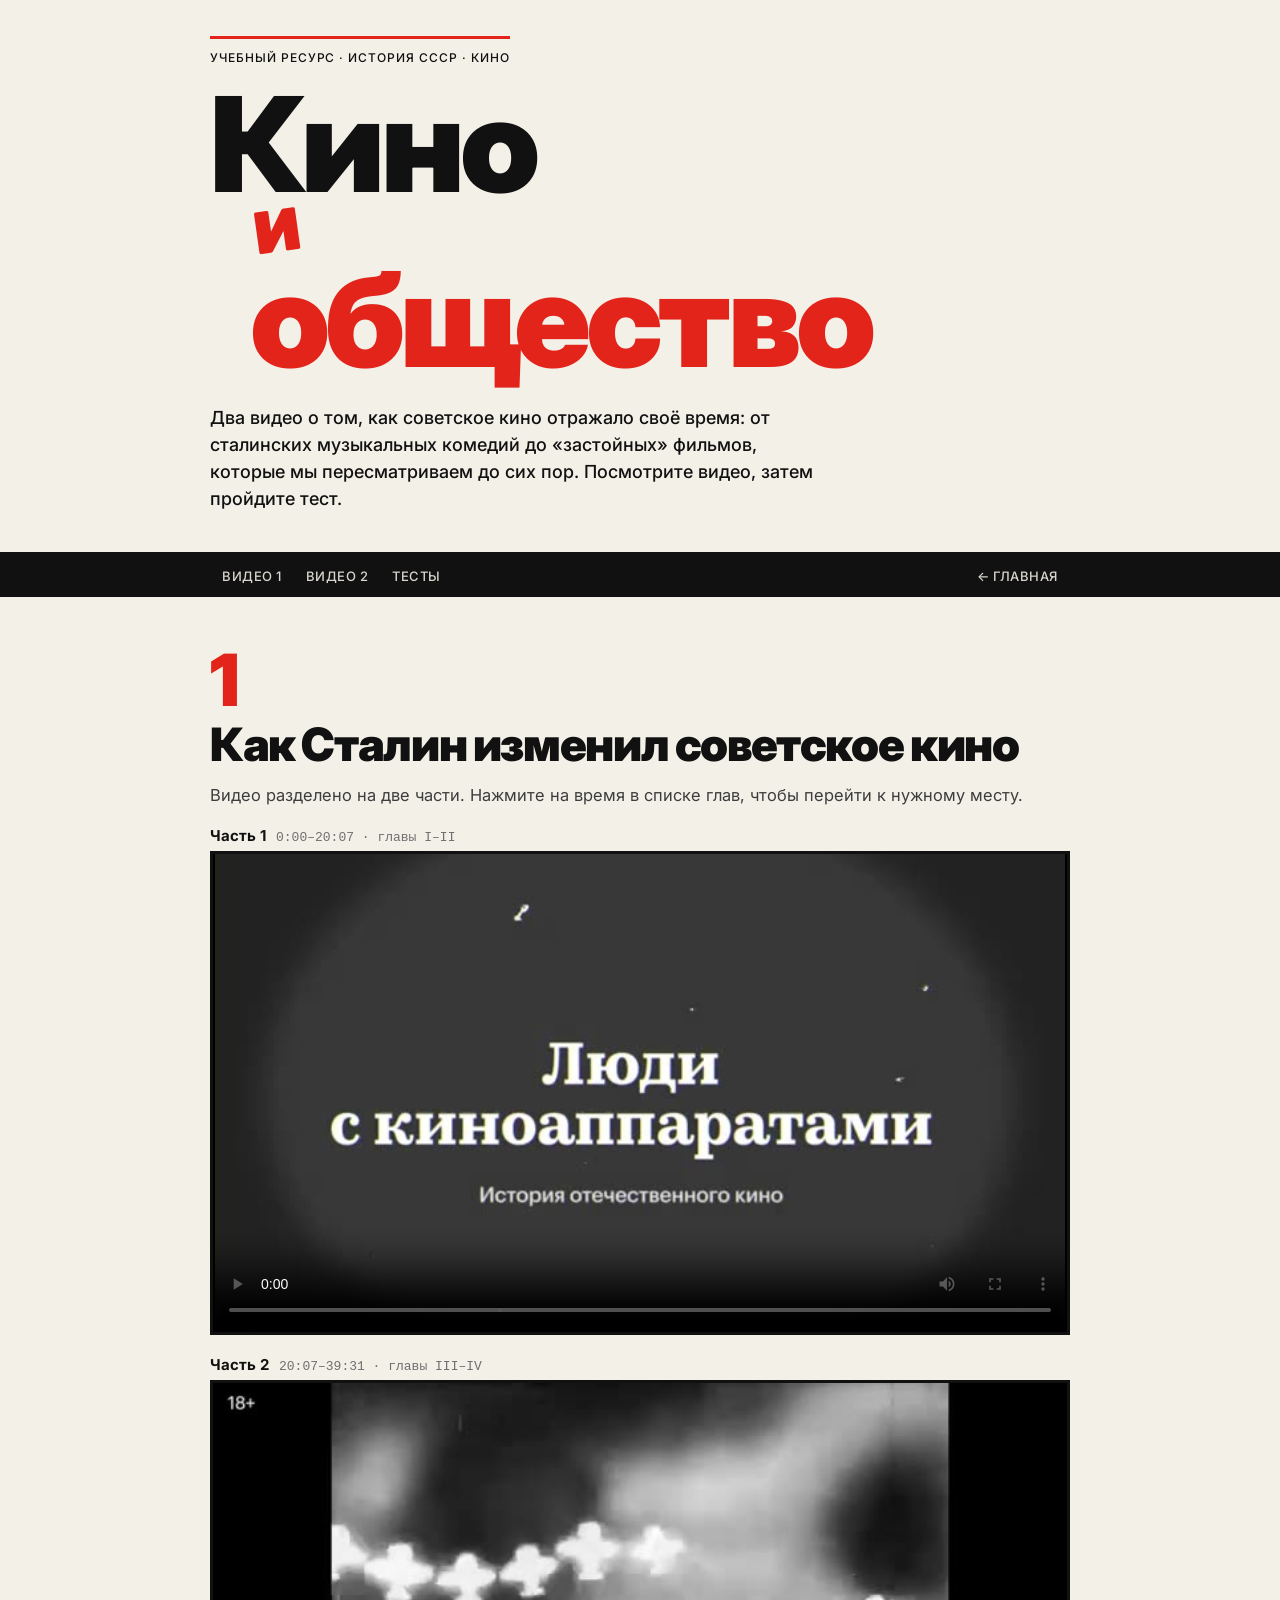
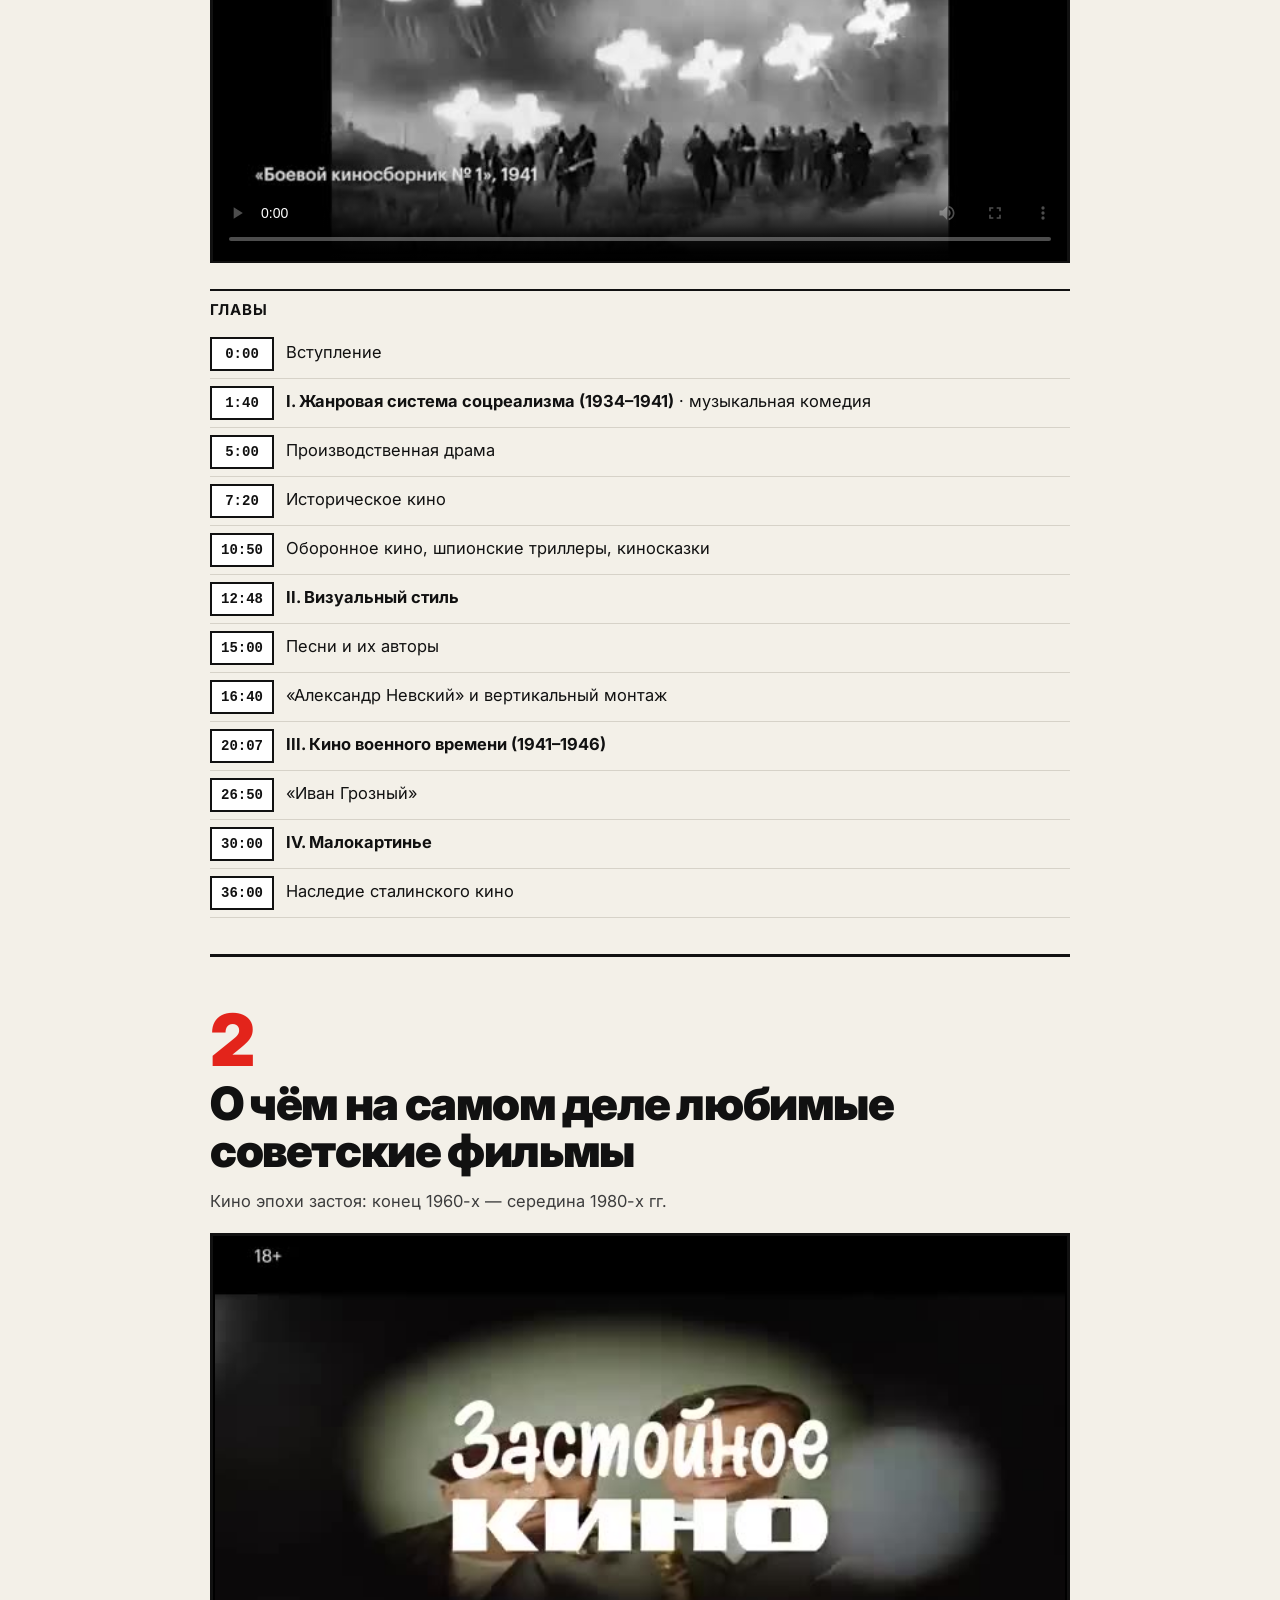
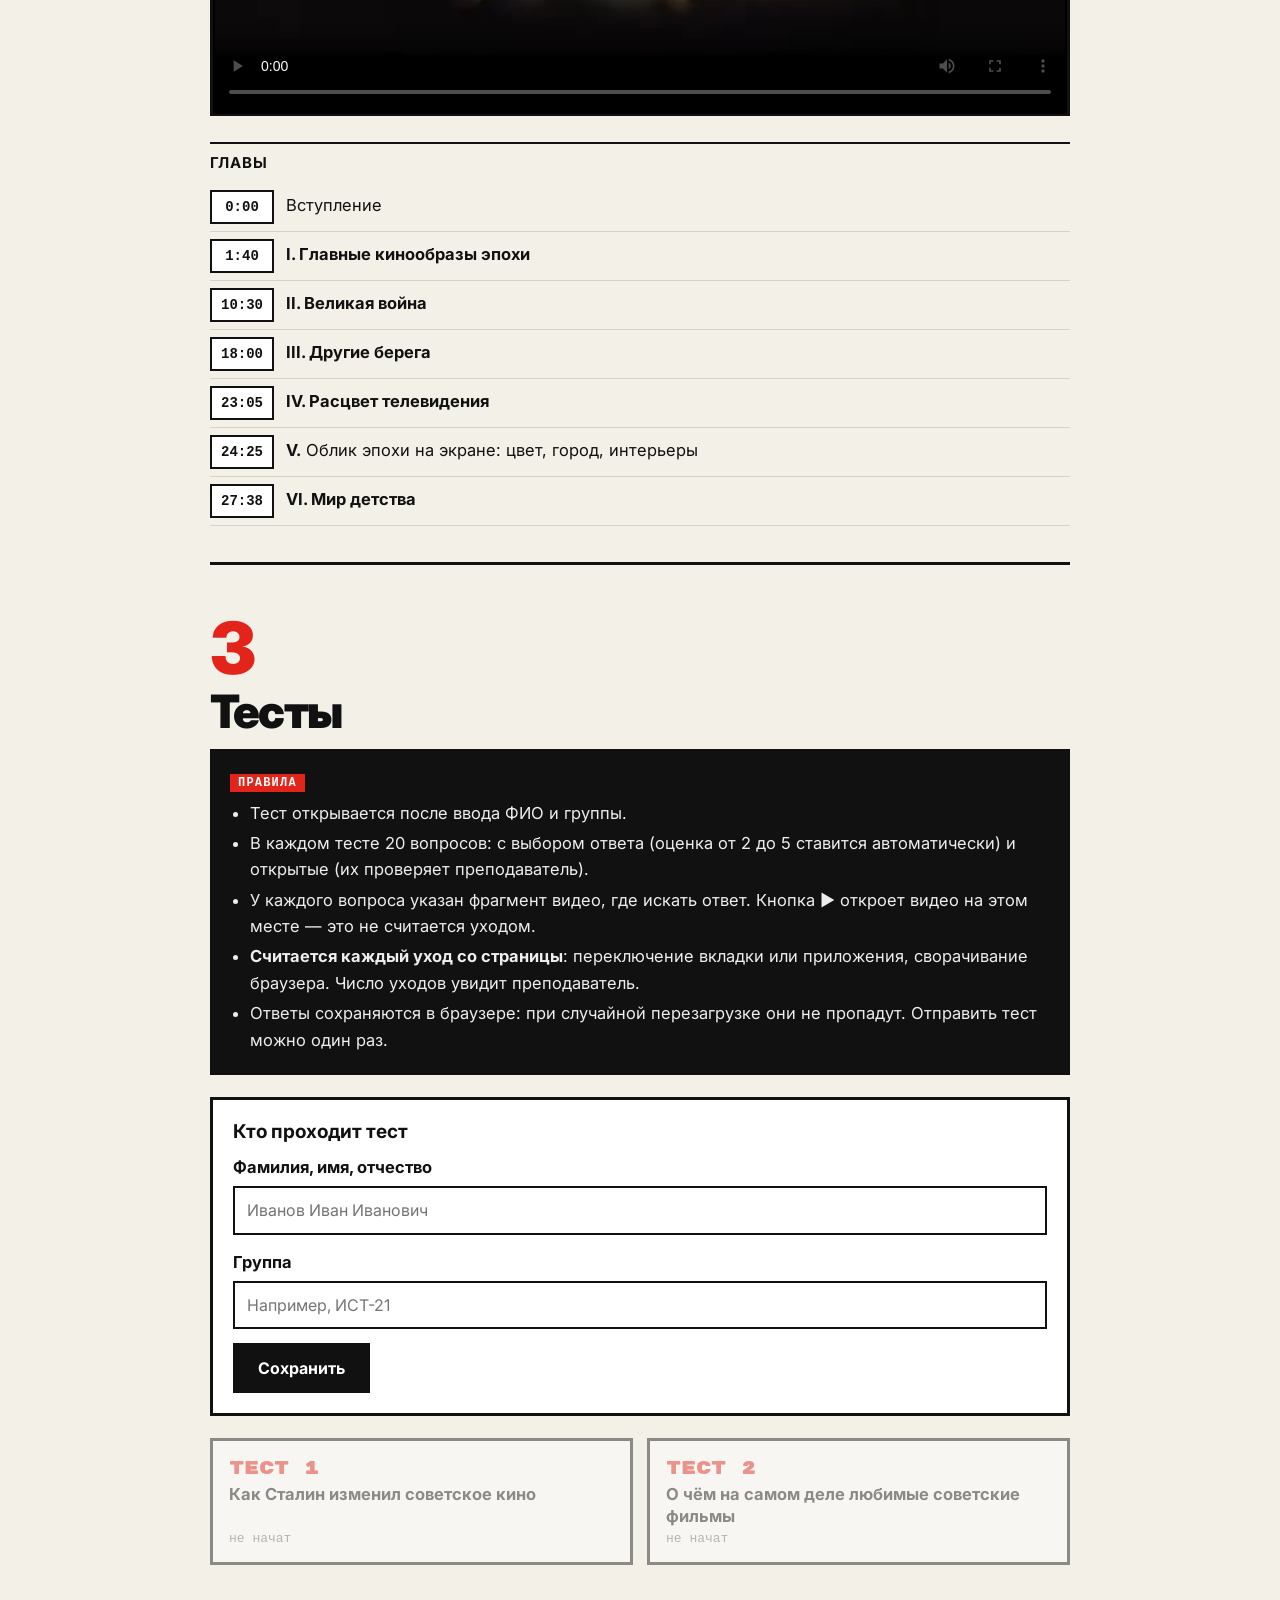
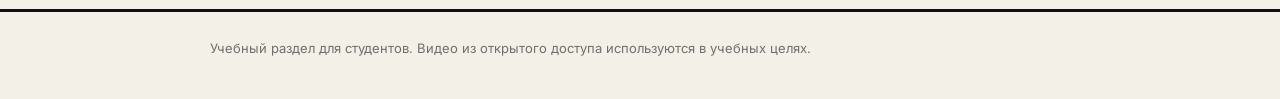
<file: kino/index.html>
<!DOCTYPE html>
<html lang="ru">
<head>
<meta charset="utf-8">
<meta name="viewport" content="width=device-width, initial-scale=1, viewport-fit=cover">
<meta name="format-detection" content="telephone=no">
<meta name="theme-color" content="#111111">
<title>Кино и общество: сталинское кино и кино застоя</title>
<meta name="description" content="Учебный раздел для студентов: два видео о советском кино и тесты по ним.">
<link rel="preconnect" href="https://fonts.googleapis.com">
<link rel="preconnect" href="https://fonts.gstatic.com" crossorigin>
<link href="https://fonts.googleapis.com/css2?family=Inter:wght@400;500;700;900&family=PT+Mono&family=Rubik+Mono+One&display=swap" rel="stylesheet">
<link rel="stylesheet" href="kino.css">
</head>
<body>

<header class="hero">
  <div class="wrap">
    <p class="kicker">Учебный ресурс · История СССР · Кино</p>
    <h1><span>Кино</span><span class="amp">и</span><span class="red">общество</span></h1>
    <p class="lead">Два видео о том, как советское кино отражало своё время: от сталинских музыкальных комедий до «застойных» фильмов, которые мы пересматриваем до сих пор. Посмотрите видео, затем пройдите тест.</p>
  </div>
</header>

<nav class="toc" aria-label="Разделы">
  <div class="wrap">
    <a href="#video1">Видео 1</a>
    <a href="#video2">Видео 2</a>
    <a href="#tests">Тесты</a>
    <a href="../" class="home">← Главная</a>
  </div>
</nav>

<main class="wrap">

<section id="video1">
  <h2><span class="num">1</span>Как Сталин изменил советское кино</h2>
  <p class="note">Видео разделено на две части. Нажмите на время в списке глав, чтобы перейти к нужному месту.</p>

  <div class="player" data-video="stalin" data-part="1">
    <p class="ptitle">Часть 1 <span>0:00–20:07 · главы I–II</span></p>
    <video id="v-stalin-1" controls playsinline preload="metadata" poster="video/stalin-1.jpg">
      <source src="video/stalin-1.mp4" type="video/mp4">
    </video>
  </div>
  <div class="player" data-video="stalin" data-part="2">
    <p class="ptitle">Часть 2 <span>20:07–39:31 · главы III–IV</span></p>
    <video id="v-stalin-2" controls playsinline preload="metadata" poster="video/stalin-2.jpg">
      <source src="video/stalin-2.mp4" type="video/mp4">
    </video>
  </div>

  <h3 class="sub">Главы</h3>
  <ol class="chapters" data-video="stalin">
    <li><button data-t="0">0:00</button><span>Вступление</span></li>
    <li><button data-t="100">1:40</button><span><b>I. Жанровая система соцреализма (1934–1941)</b> · музыкальная комедия</span></li>
    <li><button data-t="300">5:00</button><span>Производственная драма</span></li>
    <li><button data-t="440">7:20</button><span>Историческое кино</span></li>
    <li><button data-t="650">10:50</button><span>Оборонное кино, шпионские триллеры, киносказки</span></li>
    <li><button data-t="768">12:48</button><span><b>II. Визуальный стиль</b></span></li>
    <li><button data-t="900">15:00</button><span>Песни и их авторы</span></li>
    <li><button data-t="1000">16:40</button><span>«Александр Невский» и вертикальный монтаж</span></li>
    <li><button data-t="1207">20:07</button><span><b>III. Кино военного времени (1941–1946)</b></span></li>
    <li><button data-t="1610">26:50</button><span>«Иван Грозный»</span></li>
    <li><button data-t="1800">30:00</button><span><b>IV. Малокартинье</b></span></li>
    <li><button data-t="2160">36:00</button><span>Наследие сталинского кино</span></li>
  </ol>
</section>

<section id="video2">
  <h2><span class="num">2</span>О чём на самом деле любимые советские фильмы</h2>
  <p class="note">Кино эпохи застоя: конец 1960-х — середина 1980-х гг.</p>
  <div class="player" data-video="zastoy" data-part="1">
    <video id="v-zastoy-1" controls playsinline preload="metadata" poster="video/zastoy.jpg">
      <source src="video/zastoy.mp4" type="video/mp4">
    </video>
  </div>

  <h3 class="sub">Главы</h3>
  <ol class="chapters" data-video="zastoy">
    <li><button data-t="0">0:00</button><span>Вступление</span></li>
    <li><button data-t="100">1:40</button><span><b>I. Главные кинообразы эпохи</b></span></li>
    <li><button data-t="630">10:30</button><span><b>II. Великая война</b></span></li>
    <li><button data-t="1080">18:00</button><span><b>III. Другие берега</b></span></li>
    <li><button data-t="1385">23:05</button><span><b>IV. Расцвет телевидения</b></span></li>
    <li><button data-t="1465">24:25</button><span><b>V.</b> Облик эпохи на экране: цвет, город, интерьеры</span></li>
    <li><button data-t="1658">27:38</button><span><b>VI. Мир детства</b></span></li>
  </ol>
</section>

<section id="tests">
  <h2><span class="num">3</span>Тесты</h2>

  <div class="rules">
    <span class="tag">Правила</span>
    <ul>
      <li>Тест открывается после ввода ФИО и группы.</li>
      <li>В каждом тесте 20 вопросов: с выбором ответа (оценка от 2 до 5 ставится автоматически) и открытые (их проверяет преподаватель).</li>
      <li>У каждого вопроса указан фрагмент видео, где искать ответ. Кнопка ▶ откроет видео на этом месте — это не считается уходом.</li>
      <li><b>Считается каждый уход со страницы</b>: переключение вкладки или приложения, сворачивание браузера. Число уходов увидит преподаватель.</li>
      <li>Ответы сохраняются в браузере: при случайной перезагрузке они не пропадут. Отправить тест можно один раз.</li>
    </ul>
  </div>

  <form id="reg" class="card reg" autocomplete="on" novalidate>
    <h3>Кто проходит тест</h3>
    <label>Фамилия, имя, отчество
      <input id="fio" name="name" type="text" autocomplete="name" placeholder="Иванов Иван Иванович" required>
    </label>
    <label>Группа
      <input id="group" name="group" type="text" autocomplete="off" placeholder="Например, ИСТ-21" required>
    </label>
    <p class="err" id="reg-err" hidden></p>
    <button type="submit" class="btn">Сохранить</button>
    <p class="who" id="who" hidden></p>
  </form>

  <div class="testpick" id="testpick">
    <button class="pick" data-test="stalin" disabled><b>Тест 1</b><span>Как Сталин изменил советское кино</span><i class="st" data-st="stalin"></i></button>
    <button class="pick" data-test="zastoy" disabled><b>Тест 2</b><span>О чём на самом деле любимые советские фильмы</span><i class="st" data-st="zastoy"></i></button>
  </div>

  <div id="test-stalin" class="test" hidden></div>
  <div id="test-zastoy" class="test" hidden></div>
</section>

</main>

<div class="bar" id="bar" hidden>
  <span id="bar-test"></span>
  <span>Отвечено: <b id="bar-done">0</b>/20</span>
  <span class="exits">Уходов: <b id="bar-exits">0</b></span>
</div>

<footer class="foot"><div class="wrap">Учебный раздел для студентов. Видео из открытого доступа используются в учебных целях.</div></footer>

<script src="js/config.js"></script>
<script src="js/questions.js"></script>
<script src="js/app.js"></script>
</body>
</html>
</file>
<file: css/style.css>
/* Швейцарский стиль (сетка, гротеск, чёрный/красный) + дадаистские акценты */
[hidden] { display: none !important; }
:root {
  --paper: #f3f0e8;
  --card: #ffffff;
  --ink: #111111;
  --ink-2: #3d3d3d;
  --ink-3: #6f6f6f;
  --hair: #d6d2c8;
  --red: #e3241b;
  --s1: #111111;         /* серия 1 */
  --s2: #e3241b;         /* серия 2 */
  --ref: #c4beb2;        /* опорное значение (план) */
  --sans: "Inter", "Helvetica Neue", Helvetica, Arial, sans-serif;
  --mono: "PT Mono", "Courier New", monospace;
  --dada: "Rubik Mono One", "Arial Black", Impact, sans-serif;
  --side: 200px;
}
* { box-sizing: border-box; }
html { scroll-behavior: smooth; scroll-padding-top: 56px; }
body { margin: 0; background: var(--paper); color: var(--ink); font: 16.5px/1.6 var(--sans); }
.wrap { max-width: 1120px; margin: 0 auto; padding: 0 24px; }
a { color: var(--ink); text-decoration-color: var(--red); text-decoration-thickness: 2px; text-underline-offset: 3px; }
code { font: .9em var(--mono); background: #e6e1d6; padding: 1px 5px; }

/* ================= ШАПКА ================= */
.hero { background: var(--paper); border-bottom: 3px solid var(--ink); padding: 40px 0 48px; overflow: hidden; }
.hero-grid { display: grid; grid-template-columns: var(--side) 1fr; column-gap: 24px; position: relative; }
.kicker { font: 500 12px/1.5 var(--sans); text-transform: uppercase; letter-spacing: .08em; margin: 10px 0 0; border-top: 3px solid var(--red); padding-top: 10px; align-self: start; }
.hero h1 { margin: 0; font-weight: 900; line-height: .88; letter-spacing: -.035em; position: relative; z-index: 2; }
.hero h1 span { display: block; }
.h-a { font-size: clamp(64px, 13vw, 168px); }
.h-amp { font: 400 clamp(36px, 6vw, 72px)/1 var(--dada); color: var(--red); transform: rotate(-8deg); margin: -.05em 0 -.1em .6em; width: fit-content; }
.h-b { font-size: clamp(64px, 13vw, 168px); color: var(--red); padding-left: .55em; }
.h-c { font-size: clamp(20px, 3vw, 34px); letter-spacing: -.01em; line-height: 1.1; margin-top: 18px; font-weight: 700; max-width: 12em; }
.lead { grid-column: 2; font-size: 19px; line-height: 1.5; max-width: 600px; margin: 28px 0 0; font-weight: 500; }

/* коллаж «вырезок» */
.collage { position: absolute; right: 24px; top: 0; width: 42%; height: 100%; pointer-events: none; z-index: 1; }
.cut { position: absolute; display: inline-block; padding: 2px 10px; white-space: nowrap; }
.c1 { top: 4%; right: 6%; font: 400 34px var(--dada); background: var(--ink); color: var(--paper); transform: rotate(4deg); }
.c2 { top: 22%; right: 34%; font: 900 64px/1 var(--sans); color: var(--ink); transform: rotate(-6deg); }
.c3 { top: 44%; right: 2%; font: 700 28px var(--mono); background: var(--red); color: #fff; transform: rotate(-3deg); text-transform: uppercase; letter-spacing: .2em; }
.c4 { top: 58%; right: 40%; font: italic 400 30px Georgia, serif; border: 2px solid var(--ink); transform: rotate(7deg); background: var(--paper); }
.c5 { top: 74%; right: 10%; font: 400 15px var(--mono); border-top: 2px solid var(--ink); border-bottom: 2px solid var(--ink); transform: rotate(-2deg); letter-spacing: .15em; }
.dot-red { position: absolute; top: 10%; right: 22%; width: 150px; height: 150px; border-radius: 50%; background: var(--red); opacity: .12; }

/* ================= НАВИГАЦИЯ ================= */
.toc { position: sticky; top: 0; z-index: 10; background: var(--ink); }
.toc .wrap { display: flex; overflow-x: auto; scrollbar-width: none; }
.toc a { font: 500 13px var(--sans); color: #d9d6cf; text-decoration: none; padding: 12px; white-space: nowrap; text-transform: uppercase; letter-spacing: .04em; }
.toc a:hover { color: #fff; }
.toc a.on { color: #fff; background: var(--red); }

/* ================= РАЗДЕЛЫ: сетка «поле + текст» ================= */
section { position: relative; padding: 64px 0 32px calc(var(--side) + 24px); border-bottom: 3px solid var(--ink); }
section:last-child { border-bottom: 0; }
h2 { font-size: clamp(30px, 4.4vw, 52px); line-height: 1; letter-spacing: -.03em; font-weight: 900; margin-top: 0; margin-bottom: 28px; max-width: 15em; }
h2 .num { position: absolute; left: 0; top: 54px; font: 900 128px/0.8 var(--sans); letter-spacing: -.06em; color: var(--red); width: var(--side); }
h3 { font-size: 19px; line-height: 1.25; letter-spacing: -.01em; margin: 0 0 10px; font-weight: 700; }
p { margin: 0 0 14px; max-width: 68ch; }

.callout { background: var(--card); border: 2px solid var(--ink); padding: 20px 24px; margin: 40px 0 28px; }
.callout h3 { font: 400 14px var(--dada); text-transform: uppercase; display: inline-block; background: var(--ink); color: var(--paper); padding: 4px 10px; transform: rotate(-1.5deg); margin: -36px 0 14px -8px; }
.callout ul { margin: 0; padding-left: 18px; }
.callout li { margin-bottom: 6px; }

/* понятие, кейс, логика, дискуссия */
h3.sub { font: 400 15px var(--dada); text-transform: uppercase; margin-top: 32px; }
.concept { border-left: 6px solid var(--red); background: var(--card); padding: 16px 20px; margin-top: 18px; margin-bottom: 18px; }
.concept-tag, .case-tag, .side-tag { font: 400 11px var(--mono); text-transform: uppercase; letter-spacing: .15em; background: var(--ink); color: #fff; padding: 2px 8px; display: inline-block; margin-bottom: 8px; }
.concept p { margin: 0; }
.case { background: var(--ink); color: #eee; padding: 20px 24px; margin-top: 28px; margin-bottom: 28px; transform: rotate(-.4deg); }
.case-head { display: flex; align-items: baseline; gap: 12px; flex-wrap: wrap; }
.case h3 { color: #fff; font-size: 22px; }
.case .case-tag { background: var(--red); }
.case p { font-size: 15.5px; }
.case-q { border-top: 1px dashed #777; padding-top: 10px; margin: 0; font-style: italic; color: #fff; }
.why { border-top: 3px solid var(--ink); padding-top: 14px; margin-bottom: 8px; }
.why ol { padding-left: 0; list-style: none; counter-reset: w; display: grid; grid-template-columns: repeat(3, 1fr); gap: 20px; }
.why li { counter-increment: w; font-size: 15px; }
.why li::before { content: counter(w); display: block; font: 900 44px/1 var(--sans); color: var(--red); margin-bottom: 6px; }
.debate { border: 3px solid var(--ink); background: var(--card); padding: 20px 24px; margin-top: 28px; }
.debate-cols { display: grid; grid-template-columns: 1fr 1fr; gap: 0; margin: 14px 0; }
.side { padding: 12px 16px; }
.side p { margin: 0; font-size: 15px; }
.pro { border-right: 1px solid var(--ink); }
.pro .side-tag { font: 400 22px var(--dada); background: var(--ink); }
.con .side-tag { font: 400 22px var(--dada); background: var(--red); transform: rotate(3deg); }
.steps { font-size: 15px; padding-left: 20px; }
.steps li { margin-bottom: 8px; }

/* итоги / цена */
.ledger { display: grid; grid-template-columns: 1fr 1fr; margin-top: 28px; margin-bottom: 28px; border-top: 3px solid var(--ink); }
.ledger .col { padding: 16px 20px 18px 0; }
.ledger .cost { padding-left: 20px; border-left: 1px solid var(--ink); }
.ledger h3 { font: 900 13px var(--sans); text-transform: uppercase; letter-spacing: .14em; display: inline-block; padding: 3px 8px; }
.ledger .gain h3 { background: var(--ink); color: #fff; }
.ledger .cost h3 { background: var(--red); color: #fff; transform: rotate(-2deg); }
.ledger p { margin: 0; font-size: 15.5px; }

/* ================= ГРАФИКИ ================= */
.fig { margin: 32px 0; background: var(--card); border-top: 3px solid var(--ink); padding: 18px 22px 16px; }
.fig figcaption h3 { margin-bottom: 12px; font-size: 20px; }
.grid2 { display: grid; grid-template-columns: 1fr 1fr; gap: 20px; }
.grid2 .fig { margin: 12px 0; }
.chart { position: relative; font-family: var(--sans); }
.chart svg { width: 100%; height: auto; display: block; overflow: visible; }
.axis text { font-size: 12px; fill: var(--ink-3); }
.unit-label { font: 12px var(--mono); color: var(--ink-3); margin: 2px 0; }
.axis .grid { stroke: #ebe8e1; stroke-width: 1; }
.axis .base { stroke: var(--ink); stroke-width: 1.5; }
.cat { font-size: 13px; fill: var(--ink-2); font-weight: 500; }
.val { font-size: 13px; font-weight: 700; fill: var(--ink); }
.hit { fill: transparent; cursor: crosshair; }
.line { fill: none; stroke-width: 2; }
.dot { fill: var(--s1); stroke: var(--card); stroke-width: 2; }
.cross { stroke: var(--ink-3); stroke-dasharray: 3 3; }
.legend { display: flex; gap: 18px; flex-wrap: wrap; font-size: 13.5px; color: var(--ink-2); margin-bottom: 6px; }
.legend i { display: inline-block; width: 12px; height: 12px; margin-right: 6px; vertical-align: -1px; }
.tip { position: absolute; pointer-events: none; opacity: 0; background: var(--ink); color: #fff; font-size: 13px; line-height: 1.4; padding: 7px 10px; max-width: 220px; transition: opacity .1s; z-index: 5; }
.table-btn { font: 12px var(--mono); background: none; border: 1.5px solid var(--ink); color: var(--ink); padding: 4px 10px; cursor: pointer; margin-top: 8px; text-transform: uppercase; letter-spacing: .05em; }
.table-btn:hover { background: var(--ink); color: #fff; }
.data-table { border-collapse: collapse; width: 100%; font: 14px var(--sans); margin-top: 10px; }
.data-table th, .data-table td { border-bottom: 1px solid var(--hair); padding: 7px 8px 7px 0; text-align: left; vertical-align: top; }
.data-table thead th { font: 11px var(--mono); text-transform: uppercase; letter-spacing: .06em; color: var(--ink-3); border-bottom: 2px solid var(--ink); }
.data-table td { font-variant-numeric: tabular-nums; }
.famine td.num { white-space: nowrap; font-weight: 700; }
.table-scroll { overflow-x: auto; }

.switch { display: flex; flex-wrap: wrap; margin-bottom: 10px; border: 1.5px solid var(--ink); width: fit-content; }
.switch button { font: 500 13px var(--sans); border: 0; border-right: 1.5px solid var(--ink); background: transparent; padding: 7px 14px; cursor: pointer; color: var(--ink); }
.switch button:last-child { border-right: 0; }
.switch button[aria-pressed="true"] { background: var(--ink); color: #fff; }
.ratio { font: 700 15px var(--sans); margin: 4px 0 0; }

/* источники — как «штамп» */
.srcbox { margin-top: 14px; padding-top: 12px; border-top: 1px solid var(--hair); }
.note { font-size: 15px; color: var(--ink-2); font-weight: 500; }
.src { font: 12.5px/1.55 var(--mono); color: var(--ink-3); margin: 0; }
.src b { color: var(--red); text-transform: uppercase; letter-spacing: .08em; font-weight: 400; border: 1.5px solid var(--red); padding: 0 5px; margin-right: 4px; display: inline-block; transform: rotate(-2deg); }

.versus { display: flex; align-items: flex-end; gap: 24px; flex-wrap: wrap; margin: 6px 0 20px; }
.vs-item { flex: 1; min-width: 200px; }
.vs-label { display: block; font: 12px var(--mono); color: var(--ink-3); text-transform: uppercase; letter-spacing: .05em; }
.vs-val { display: block; white-space: nowrap; font-size: 64px; font-weight: 900; line-height: 1; letter-spacing: -.04em; }
.vs-val.alt { color: var(--red); }
.vs-sep { font: 400 16px var(--dada); transform: rotate(-12deg); padding-bottom: 20px; }
.extra { font-size: 15px; color: var(--ink-2); padding-left: 18px; }

.tiles { display: grid; grid-template-columns: repeat(auto-fit, minmax(200px, 1fr)); margin-top: 16px; margin-bottom: 16px; border-top: 3px solid var(--ink); }
.tile { padding: 14px 16px 16px 0; border-right: 1px solid var(--hair); }
.tile + .tile { padding-left: 16px; }
.tile:last-child { border-right: 0; }
.tile-v { font-size: 36px; font-weight: 900; line-height: 1.05; letter-spacing: -.03em; }
.tile:nth-child(odd) .tile-v { color: var(--red); }
.tile-l { font-size: 14.5px; margin: 8px 0; }
.tile-s { font: 11.5px var(--mono); color: var(--ink-3); }
#kazakhstan > .tiles { background: var(--card); padding: 0 16px; }

details.ask { border: 2px dashed var(--ink); padding: 12px 18px; margin-top: 24px; margin-bottom: 24px; }
details.ask summary { font: 400 13px var(--dada); cursor: pointer; text-transform: uppercase; }
details.ask summary::marker { color: var(--red); }
details.ask p { margin: 10px 0 0; }

.cards { display: grid; grid-template-columns: repeat(auto-fit, minmax(260px, 1fr)); border-top: 3px solid var(--ink); border-left: 1px solid var(--hair); }
.card { background: var(--card); padding: 18px 20px; border-right: 1px solid var(--hair); border-bottom: 1px solid var(--hair); }
.card:nth-child(3n+2) h3 { color: var(--red); }
.card p { font-size: 15px; }
.card .ref { font: 12px var(--mono); color: var(--ink-3); margin: 0; }

.tasks { padding-left: 0; list-style: none; counter-reset: t; }
.tasks li { counter-increment: t; margin-bottom: 14px; padding-left: 44px; position: relative; max-width: 72ch; }
.tasks li::before { content: counter(t); position: absolute; left: 0; top: -4px; font: 900 30px var(--sans); color: var(--red); }
#zadaniya > h3 { margin-top: 36px; font: 400 16px var(--dada); text-transform: uppercase; }
.q { border: 0; border-top: 2px solid var(--ink); background: var(--card); margin: 0 0 14px; padding: 14px 18px; }
.q legend { font-weight: 700; padding: 0; float: left; width: 100%; margin-bottom: 6px; }
.q button { display: block; width: 100%; text-align: left; font: 15px var(--sans); background: var(--paper); border: 1.5px solid transparent; padding: 8px 12px; margin: 6px 0; cursor: pointer; color: var(--ink); }
.q button:hover { border-color: var(--ink); }
.q button.right { background: var(--ink); color: #fff; }
.q button.wrong { background: var(--red); color: #fff; }
.q button.right::before { content: "✓ "; font-weight: 700; }
.q button.wrong::before { content: "✗ "; font-weight: 700; }
.expl { font-size: 15px; margin: 10px 0 0; clear: both; }
.score { font: 400 18px var(--dada); }
.biblio { padding-left: 18px; }
.biblio li { margin-bottom: 6px; font-size: 15px; max-width: 80ch; }
#istochniki h3 { margin-top: 24px; font: 12px var(--mono); text-transform: uppercase; letter-spacing: .1em; color: var(--red); }

footer { background: var(--ink); color: #bdb9b0; padding: 28px 0; font: 13px var(--mono); }
footer code { background: #2c2c2c; color: #eee; }

@media (max-width: 860px) {
  :root { --side: 0px; }
  section { padding-top: 48px; }
  section { padding-left: 0; }
  h2 .num { position: static; display: block; font-size: 72px; width: auto; margin-bottom: 8px; }
  .hero-grid { grid-template-columns: 1fr; }
  .kicker { margin-bottom: 20px; width: fit-content; }
  .lead { grid-column: 1; }
  .collage { position: relative; right: auto; width: 100%; height: 170px; margin-top: 18px; }
  .collage .c4, .collage .c5 { display: none; }
  .c1 { top: 8px; left: 0; right: auto; font-size: 24px; }
  .c2 { top: 60px; right: 6%; font-size: 48px; }
  .c3 { top: 120px; left: 8%; right: auto; font-size: 20px; }
}
@media (max-width: 720px) {
  body { font-size: 16px; }
  .ledger, .grid2, .debate-cols, .why ol { grid-template-columns: 1fr; }
  .pro { border-right: 0; border-bottom: 1px solid var(--ink); }
  .ledger .cost { border-left: 0; padding-left: 0; border-top: 1px solid var(--ink); }
  .fig { padding: 16px 14px 12px; }
  .vs-val { font-size: 52px; }
  .tile { border-right: 0; border-bottom: 1px solid var(--hair); padding-left: 0 !important; }
}
@media print {
  .toc, .switch, .table-btn, .collage { display: none; }
  .data-table[hidden] { display: table !important; }
}

/* ================= ХРОНИКА ================= */
.timeline { list-style: none; padding: 0; margin: 20px 0 0; border-top: 3px solid var(--ink); }
.timeline li { display: grid; grid-template-columns: 170px 1fr; gap: 20px; padding: 12px 0; border-bottom: 1px solid var(--hair); }
.tl-date { font: 700 15px var(--sans); color: var(--red); }
.tl-ev { font-size: 15.5px; }

/* ================= ИНТЕРАКТИВНЫЕ ВИДЖЕТЫ ================= */
.widget { background: var(--card); border: 2px solid var(--ink); padding: 18px 22px; margin: 28px 0; position: relative; }
.w-tag { font: 400 11px var(--mono); text-transform: uppercase; letter-spacing: .15em; background: var(--red); color: #fff; padding: 3px 9px; display: inline-block; transform: rotate(-2deg); margin-bottom: 10px; }
.widget h3 { max-width: 40em; }
.act { font: 700 14px var(--sans); background: var(--ink); color: #fff; border: 0; padding: 10px 22px; cursor: pointer; margin-top: 6px; }
.act:hover { background: var(--red); }
.w-out { margin: 12px 0 0; font-size: 15.5px; min-height: 1.5em; }
.pick { margin-top: 14px; padding-top: 14px; border-top: 1px solid var(--hair); }
.pick-out { display: flex; align-items: center; gap: 14px; flex-wrap: wrap; margin-top: 6px; }
.pk-n { font: 900 44px/1 var(--sans); letter-spacing: -.03em; }
.pk-n.red { color: var(--red); }
.pk-arrow { font: 400 28px var(--dada); }
.pk-u { font: 13px/1.4 var(--mono); color: var(--ink-3); }
.ticks { display: flex; justify-content: space-between; font: 12px var(--mono); color: var(--ink-3); margin: 2px 0 14px; }
.u-year { font: 900 56px/1 var(--sans); letter-spacing: -.04em; margin-bottom: 10px; }
.u-bar { display: flex; height: 34px; border: 2px solid var(--ink); }
.u-city { background: var(--ink); transition: width .35s; }
.u-village { background: repeating-linear-gradient(45deg, var(--paper) 0 6px, #ddd7ca 6px 8px); transition: width .35s; }
.u-legend { display: flex; justify-content: space-between; font: 700 14px var(--sans); margin-top: 6px; }
.u-v { color: var(--ink-3); }
.u-lit { margin: 10px 0 0; font-size: 15px; min-height: 1.5em; }

/* ползунок — общий стиль */
input[type=range] { -webkit-appearance: none; appearance: none; width: 100%; height: 28px; background: transparent; cursor: pointer; --p: 0%; }
input[type=range]::-webkit-slider-runnable-track { height: 6px; background: linear-gradient(to right, var(--red) var(--p), #d9d4c8 var(--p)); }
input[type=range]::-moz-range-track { height: 6px; background: #d9d4c8; }
input[type=range]::-moz-range-progress { height: 6px; background: var(--red); }
input[type=range]::-webkit-slider-thumb { -webkit-appearance: none; width: 24px; height: 24px; margin-top: -9px; background: var(--ink); border: 3px solid var(--card); outline: 2px solid var(--ink); border-radius: 0; }
input[type=range]::-moz-range-thumb { width: 20px; height: 20px; background: var(--ink); border: 3px solid var(--card); outline: 2px solid var(--ink); border-radius: 0; }
input[type=range]:focus-visible { outline: 2px dashed var(--red); outline-offset: 4px; }
.slider-row { display: flex; align-items: center; gap: 10px; margin: 8px 0; }
.slider-row input { flex: 1; }
.step { width: 38px; height: 38px; flex: none; font: 700 20px var(--sans); background: var(--paper); border: 2px solid var(--ink); cursor: pointer; color: var(--ink); }
.step:hover { background: var(--ink); color: #fff; }
.slider-val { font: 900 30px/1 var(--sans); min-width: 2.6em; text-align: right; letter-spacing: -.02em; }
.slider-row.big .slider-val { font-size: 40px; }
.slider-suf { font: 13px var(--mono); color: var(--ink-3); min-width: 4.5em; }
.slider-scale { display: flex; justify-content: space-between; align-items: center; font: 12px var(--mono); color: var(--ink-3); padding: 0 48px; }

/* ================= ТЕСТ ================= */
.rules { border: 2px solid var(--ink); background: var(--card); padding: 16px 22px; margin: 22px 0; }
.rules-tag { font: 400 13px var(--dada); text-transform: uppercase; background: var(--ink); color: #fff; padding: 3px 9px; display: inline-block; }
.rules ul { margin: 10px 0 0; padding-left: 18px; }
.rules li { margin-bottom: 6px; font-size: 15px; }
.student { display: grid; grid-template-columns: 1fr 1fr 1fr auto; gap: 14px; align-items: end; border: 0; padding: 18px 0; margin: 0; border-top: 3px solid var(--ink); }
.student label { display: flex; flex-direction: column; font: 12px var(--mono); text-transform: uppercase; letter-spacing: .06em; color: var(--ink-3); gap: 6px; }
.student input { font: 500 17px var(--sans); padding: 10px 12px; border: 2px solid var(--ink); background: var(--card); color: var(--ink); text-transform: none; letter-spacing: 0; }
.student input:focus, .task select:focus, .task textarea:focus, .num-in:focus { outline: 3px solid var(--red); outline-offset: 0; }
.submit-btn { font: 400 15px var(--dada); text-transform: uppercase; background: var(--red); color: #fff; border: 0; padding: 14px 24px; cursor: pointer; }
.submit-btn:hover:not(:disabled) { background: var(--ink); }
.submit-btn:disabled { background: #999; cursor: default; }
.hint { font: 13px var(--mono); color: var(--ink-3); margin: 8px 0 0; }
#start-msg { color: var(--red); grid-column: 1 / -1; margin: 0; }
.who { font-size: 16px; border-left: 6px solid var(--red); padding-left: 12px; }

.task { border: 0; border-top: 3px solid var(--ink); background: var(--card); margin: 0 0 22px; padding: 16px 22px 20px; position: relative; }
.task.done { border-top-color: var(--red); }
.task.done::after { content: "✓"; position: absolute; right: 16px; top: 10px; font: 900 20px var(--sans); color: var(--red); }
.task legend { float: left; width: 100%; display: flex; align-items: baseline; gap: 12px; padding: 0; margin-bottom: 6px; }
.t-num { font: 900 36px/1 var(--sans); color: var(--red); letter-spacing: -.03em; }
.t-kind { font: 12px var(--mono); text-transform: uppercase; letter-spacing: .08em; color: var(--ink-3); }
.t-text { clear: both; font-weight: 600; font-size: 16.5px; }
.opts { display: grid; gap: 8px; }
.opt { position: relative; display: flex; gap: 12px; align-items: center; border: 2px solid var(--hair); padding: 10px 14px; cursor: pointer; background: var(--paper); transition: border-color .1s; }
.opt:hover { border-color: var(--ink); }
.opt input { position: absolute; inset: 0; opacity: 0; margin: 0; }
.opt span::before { content: ""; display: inline-block; width: 14px; height: 14px; border: 2px solid var(--ink); margin-right: 12px; vertical-align: -2px; }
.opt:has(input:checked) { border-color: var(--ink); background: var(--ink); color: #fff; }
.opt:has(input:checked) span::before { background: var(--red); border-color: var(--red); }
.opt:has(input:focus-visible) { outline: 2px dashed var(--red); outline-offset: 2px; }

.order-list { list-style: none; padding: 0; margin: 0; counter-reset: o; }
.order-list li { counter-increment: o; display: flex; align-items: center; gap: 12px; background: var(--paper); border: 2px solid var(--hair); padding: 8px 10px 8px 14px; margin-bottom: 6px; transition: background .3s; }
.order-list li::before { content: counter(o); font: 900 20px var(--sans); color: var(--red); min-width: 1.2em; }
.order-list li.moved { background: #ffe1dc; }
.o-label { flex: 1; font-size: 15px; }
.o-btns { display: flex; gap: 4px; }
.o-btns button { width: 36px; height: 36px; font: 700 18px var(--sans); background: var(--card); border: 2px solid var(--ink); cursor: pointer; }
.o-btns button:hover { background: var(--ink); color: #fff; }

.cls-row { display: flex; align-items: center; gap: 14px; padding: 8px 0; border-bottom: 1px solid var(--hair); }
.cls-label { flex: 1; font-size: 15px; }
.cls-btns { display: flex; flex: none; }
.pill { cursor: pointer; position: relative; }
.pill input { position: absolute; inset: 0; opacity: 0; margin: 0; }
.pill span { display: inline-block; font: 700 13px var(--sans); text-transform: uppercase; letter-spacing: .06em; padding: 8px 14px; border: 2px solid var(--ink); background: var(--card); min-width: 92px; text-align: center; }
.pill-b span { border-left: 0; }
.pill:hover span { background: var(--paper); }
.pill-a input:checked + span { background: var(--ink); color: #fff; }
.pill-b input:checked + span { background: var(--red); border-color: var(--red); color: #fff; }
.pill input:focus-visible + span { outline: 2px dashed var(--red); outline-offset: 2px; }

.match-row { display: grid; grid-template-columns: 150px 1fr; gap: 12px; align-items: center; padding: 6px 0; border-bottom: 1px solid var(--hair); }
.m-left { font: 900 22px var(--sans); letter-spacing: -.02em; }
.match select { font: 15px var(--sans); padding: 9px 10px; border: 2px solid var(--ink); background: var(--card); width: 100%; color: var(--ink); }
.task textarea { width: 100%; font: 16px/1.5 var(--sans); padding: 12px; border: 2px solid var(--ink); background: var(--card); resize: vertical; }
.back { font: 12px var(--mono); }

.submit-row { display: flex; align-items: center; gap: 18px; flex-wrap: wrap; margin-top: 10px; }
.result { border: 3px solid var(--ink); background: var(--card); padding: 20px 24px; margin-top: 22px; display: flex; gap: 22px; align-items: center; }
.result.warn { border-color: var(--red); display: block; }
.result p { margin: 0 0 6px; }
.grade { font: 900 110px/0.85 var(--sans); color: var(--red); letter-spacing: -.05em; flex: none; }

.exit-bar { position: fixed; left: 0; right: 0; bottom: 0; z-index: 20; background: var(--ink); color: #eee; font: 13px var(--mono); text-align: center; padding: 9px 12px; }
.exit-bar.warn { background: var(--red); color: #fff; }
.exit-bar b { font-family: var(--sans); font-size: 15px; }
body:has(.exit-bar:not([hidden])) footer { padding-bottom: 60px; }
.modal { position: fixed; inset: 0; z-index: 30; background: rgba(17,17,17,.75); display: grid; place-items: center; padding: 20px; }
.modal[hidden] { display: none; }
.modal-box { background: var(--paper); border: 3px solid var(--ink); padding: 26px 28px; max-width: 460px; box-shadow: 10px 10px 0 var(--red); }
.modal-box h3 { font: 400 18px var(--dada); text-transform: uppercase; margin-bottom: 12px; }
.modal-box p { font-size: 16px; }

@media (max-width: 720px) {
  .timeline li { grid-template-columns: 1fr; gap: 2px; }
  .student { grid-template-columns: 1fr; }
  .cls-row { flex-direction: column; align-items: stretch; gap: 6px; }
  .pill span { min-width: 0; width: 100%; }
  .cls-btns label { flex: 1; }
  .match-row { grid-template-columns: 1fr; gap: 4px; }
  .task { padding: 14px 14px 16px; }
  .slider-val { font-size: 24px; }
  .slider-scale { padding: 0; }
  .grade { font-size: 80px; }
  .result { flex-direction: column; align-items: flex-start; }
}

.route { border: 3px solid var(--ink); background: var(--card); padding: 16px 22px; margin: 26px 0 8px; }
.route ol { margin: 10px 0 0; padding-left: 20px; }
.route li { margin-bottom: 6px; font-size: 15.5px; }
.part-head { margin: 40px 0 16px; padding: 14px 0 0; border-top: 6px solid var(--red); }
.part-head h3 { font: 400 18px var(--dada); text-transform: uppercase; margin: 0 0 4px; }
.part-head p { font: 13px var(--mono); color: var(--ink-3); margin: 0; }
.opt-multi span::before { border-radius: 0; }
.opt-multi:has(input:checked) span::before { content: "✓"; color: #fff; font-size: 11px; line-height: 12px; text-align: center; }
.task-match .m-left { font-size: 15px; font-weight: 600; letter-spacing: 0; }
#tasks .task-match .match-row { grid-template-columns: 1fr 1fr; }
@media (max-width: 720px) { #tasks .task-match .match-row { grid-template-columns: 1fr; } }
[data-id=q6] .m-left { font: 900 22px var(--sans); letter-spacing: -.02em; }

/* ================= МОБИЛЬНАЯ АДАПТАЦИЯ (телефоны, iPhone) ================= */
html { -webkit-text-size-adjust: 100%; text-size-adjust: 100%; }
body { overflow-x: hidden; }
button, select, input, textarea, label.opt, .pill { touch-action: manipulation; -webkit-tap-highlight-color: rgba(227, 36, 27, .15); }
.toc .wrap { scroll-snap-type: x proximity; -webkit-overflow-scrolling: touch; }
.toc a { scroll-snap-align: start; }
.exit-bar { padding-bottom: calc(9px + env(safe-area-inset-bottom)); }
.modal { padding: max(20px, env(safe-area-inset-top)) 20px max(20px, env(safe-area-inset-bottom)); }
.task select, .match select { font-size: 16px; }          /* iOS не увеличивает страницу при фокусе */
.chart svg { touch-action: pan-y; }

@media (max-width: 720px) {
  .wrap { padding: 0 16px; }
  .table-btn { min-height: 40px; padding: 8px 14px; }
  .switch { width: 100%; }
  .switch button { flex: 1 1 auto; min-height: 42px; padding: 8px 10px; }
  .toc a { padding: 14px 12px; }
  .step { width: 44px; height: 44px; }
  .o-btns button { width: 44px; height: 44px; }
  .opt { padding: 12px 14px; min-height: 48px; }
  .pill span { padding: 11px 10px; }
  .act, .submit-btn { width: 100%; min-height: 48px; }
  .slider-scale { padding: 0; }
  input[type=range] { height: 36px; }
  input[type=range]::-webkit-slider-thumb { width: 30px; height: 30px; margin-top: -12px; }
  input[type=range]::-moz-range-thumb { width: 26px; height: 26px; }
  .h-a, .h-b { font-size: clamp(54px, 17vw, 96px); }
  .vs-val { font-size: clamp(38px, 12vw, 52px); white-space: normal; }
  .pk-n { font-size: 36px; }
  .u-year { font-size: 44px; }
  .grade { font-size: 72px; }
  .famine thead { display: none; }
  .famine, .famine tbody, .famine tr, .famine th, .famine td { display: block; width: 100%; }
  .famine tr { padding: 10px 0; border-bottom: 1px solid var(--hair); }
  .famine th, .famine td { border: 0; padding: 2px 0; }
  .famine td.num { font-size: 18px; white-space: normal; }
  .data-table { font-size: 13.5px; }
  h2 .num { font-size: 60px; }
  .tl-date { font-size: 14px; }
  .task legend { gap: 8px; }
  .t-num { font-size: 30px; }
  .modal-box { padding: 20px; box-shadow: 6px 6px 0 var(--red); }
}
@media (max-width: 360px) {
  body { font-size: 15.5px; }
  .h-c { font-size: 20px; }
  .lead { font-size: 17px; }
  .collage { height: 140px; }
  .c2 { font-size: 40px; }
}

/* числовой ввод: на компьютере — ползунок, на телефоне — поле с цифровой клавиатурой */
.num-field { display: none; }
.ticks button { font: 12px var(--mono); color: var(--ink-3); background: none; border: 0; padding: 4px 2px; cursor: pointer; }
.ticks button[aria-pressed="true"] { color: var(--red); font-weight: 700; }
@media (max-width: 720px), (pointer: coarse) {
  .slider-row { gap: 10px; }
  .slider-row input[type=range] { display: none; }
  .num-field { display: block; flex: 1 1 auto; min-width: 0; width: 100%; font: 900 28px/1 var(--sans); text-align: center; padding: 10px 8px; border: 2px solid var(--ink); background: var(--card); color: var(--ink); border-radius: 0; -webkit-appearance: none; appearance: none; }
  .num-field:focus { outline: 3px solid var(--red); outline-offset: 0; }
  .slider-row .slider-val { display: none; }
  .slider-row .slider-suf { min-width: 0; flex: none; font-size: 14px; }
  .slider-row .step { width: 52px; height: 52px; font-size: 26px; flex: none; user-select: none; -webkit-user-select: none; }
  .slider-scale > span { display: none; }
  .slider-scale { justify-content: flex-start; padding: 2px 0 0; }
  .widget .slider-row { margin-bottom: 12px; }
  #urban-slider input[type=range] { display: none; }
  .ticks { display: grid; grid-template-columns: repeat(3, 1fr); gap: 8px; margin: 6px 0 16px; }
  .ticks button { font: 700 16px var(--sans); color: var(--ink); border: 2px solid var(--ink); min-height: 46px; background: var(--card); }
  .ticks button[aria-pressed="true"] { background: var(--ink); color: #fff; }
}
fieldset.task, fieldset.student { min-width: 0; }
.o-label, .cls-label, .m-left, .t-text, .opt span { min-width: 0; overflow-wrap: anywhere; }
@media (max-width: 360px) { .o-btns button { width: 40px; height: 40px; } .order-list li { gap: 8px; padding-left: 10px; } }
</file>
<file: kino/kino.css>
/* Раздел «Кино и общество». Тот же стиль, что и на главной: бумага, чёрный, красный */
[hidden] { display: none !important; }
:root {
  --paper: #f3f0e8; --card: #fff; --ink: #111; --ink-2: #3d3d3d; --ink-3: #6f6f6f;
  --hair: #d6d2c8; --red: #e3241b; --green: #1d7a3a;
  --sans: "Inter", "Helvetica Neue", Helvetica, Arial, sans-serif;
  --mono: "PT Mono", "Courier New", monospace;
  --dada: "Rubik Mono One", "Arial Black", Impact, sans-serif;
}
* { box-sizing: border-box; }
html { scroll-behavior: smooth; scroll-padding-top: 56px; -webkit-text-size-adjust: 100%; }
body { margin: 0; background: var(--paper); color: var(--ink); font: 16.5px/1.6 var(--sans); }
.wrap { max-width: 900px; margin: 0 auto; padding: 0 20px; padding-left: max(20px, env(safe-area-inset-left)); padding-right: max(20px, env(safe-area-inset-right)); }
a { color: var(--ink); text-decoration-color: var(--red); text-decoration-thickness: 2px; text-underline-offset: 3px; }
button { font: inherit; color: inherit; -webkit-tap-highlight-color: transparent; }

/* шапка */
.hero { border-bottom: 3px solid var(--ink); padding: 36px 0 40px; }
.kicker { font: 500 12px/1.5 var(--sans); text-transform: uppercase; letter-spacing: .08em; margin: 0 0 18px; border-top: 3px solid var(--red); padding-top: 10px; display: inline-block; }
.hero h1 { margin: 0; font-weight: 900; line-height: .9; letter-spacing: -.035em; font-size: clamp(56px, 14vw, 132px); }
.hero h1 span { display: block; }
.hero .amp { font: 400 clamp(30px, 6vw, 60px)/1 var(--dada); color: var(--red); transform: rotate(-8deg); width: fit-content; margin: -.02em 0 -.05em .7em; }
.hero .red { color: var(--red); padding-left: .3em; }
.lead { font-size: 18px; line-height: 1.5; max-width: 620px; margin: 26px 0 0; font-weight: 500; }

/* навигация */
.toc { position: sticky; top: 0; z-index: 20; background: var(--ink); }
.toc .wrap { display: flex; overflow-x: auto; scrollbar-width: none; }
.toc .wrap::-webkit-scrollbar { display: none; }
.toc a { font: 500 13px var(--sans); color: #d9d6cf; text-decoration: none; padding: 13px 12px; white-space: nowrap; text-transform: uppercase; letter-spacing: .04em; }
.toc a:hover, .toc a:focus-visible { color: #fff; background: var(--red); }
.toc .home { margin-left: auto; }

/* разделы */
section { padding: 52px 0 36px; border-bottom: 3px solid var(--ink); }
section:last-child { border-bottom: 0; }
h2 { font-size: clamp(28px, 5.4vw, 46px); line-height: 1.02; letter-spacing: -.03em; font-weight: 900; margin: 0 0 14px; }
h2 .num { display: block; font: 900 72px/0.85 var(--sans); color: var(--red); letter-spacing: -.05em; margin-bottom: 10px; }
h3 { font-size: 19px; line-height: 1.25; margin: 0 0 10px; }
h3.sub { margin-top: 26px; font-size: 15px; text-transform: uppercase; letter-spacing: .06em; border-top: 2px solid var(--ink); padding-top: 10px; }
.note { color: var(--ink-2); margin: 0 0 18px; }

/* видео */
.player { margin: 0 0 20px; }
.ptitle { font: 700 15px var(--sans); margin: 0 0 6px; }
.ptitle span { font: 400 13px var(--mono); color: var(--ink-3); margin-left: 6px; }
video { display: block; width: 100%; aspect-ratio: 16 / 9; background: #000; border: 3px solid var(--ink); }
.player.flash video { outline: 4px solid var(--red); outline-offset: 2px; }

.chapters { list-style: none; padding: 0; margin: 0; }
.chapters li { display: flex; gap: 12px; align-items: baseline; padding: 7px 0; border-bottom: 1px solid var(--hair); line-height: 1.4; }
.chapters button, .seek { flex: none; cursor: pointer; border: 2px solid var(--ink); background: var(--card); font: 700 14px var(--mono); padding: 3px 8px; min-width: 64px; min-height: 34px; }
.chapters button:hover, .seek:hover { background: var(--ink); color: #fff; }

/* правила и формы */
.rules { background: var(--ink); color: #eee; padding: 18px 20px; margin: 10px 0 22px; }
.rules ul { margin: 6px 0 0; padding-left: 20px; }
.rules li { margin: 4px 0; }
.tag { font: 700 12px var(--mono); text-transform: uppercase; letter-spacing: .1em; background: var(--red); color: #fff; padding: 2px 8px; }
.card { background: var(--card); border: 3px solid var(--ink); padding: 20px; }
.reg label { display: block; font-weight: 700; margin: 0 0 14px; }
input[type=text], textarea {
  display: block; width: 100%; margin-top: 6px; font: 16px/1.4 var(--sans); /* 16px: iPhone не увеличивает страницу */
  padding: 11px 12px; border: 2px solid var(--ink); border-radius: 0; background: #fff; color: var(--ink); -webkit-appearance: none; appearance: none;
}
input[type=text]:focus, textarea:focus { outline: 3px solid var(--red); outline-offset: 0; }
textarea { min-height: 120px; resize: vertical; }
.btn { cursor: pointer; border: 3px solid var(--ink); background: var(--ink); color: #fff; font: 700 16px var(--sans); padding: 12px 22px; min-height: 48px; }
.btn:hover { background: var(--red); border-color: var(--red); }
.btn:disabled { opacity: .5; cursor: default; }
.btn.ghost { background: #fff; color: var(--ink); }
.err { color: var(--red); font-weight: 700; margin: 0 0 12px; }
.who { margin: 14px 0 0; padding-top: 12px; border-top: 1px solid var(--hair); }
.who button { border: 0; background: none; text-decoration: underline; text-decoration-color: var(--red); cursor: pointer; padding: 0; }

.testpick { display: grid; grid-template-columns: 1fr 1fr; gap: 14px; margin: 22px 0 8px; }
.pick { text-align: left; cursor: pointer; border: 3px solid var(--ink); background: var(--card); padding: 16px; display: flex; flex-direction: column; gap: 4px; min-height: 110px; position: relative; }
.pick b { font: 400 18px var(--dada); color: var(--red); }
.pick span { font-weight: 700; line-height: 1.3; }
.pick .st { font: normal 13px var(--mono); color: var(--ink-3); margin-top: auto; }
.pick:disabled { opacity: .45; cursor: not-allowed; }
.pick.on { background: var(--ink); color: #fff; }
.pick.on .st { color: #ccc; }

/* тест */
.test { margin-top: 18px; }
.test h3.ttl { font-size: 22px; margin: 6px 0 4px; }
.q { background: var(--card); border: 2px solid var(--ink); padding: 16px 16px 14px; margin: 14px 0; }
.q.missing { border-color: var(--red); box-shadow: 0 0 0 2px var(--red); }
.qhead { display: flex; flex-wrap: wrap; gap: 6px 10px; align-items: center; margin-bottom: 8px; }
.qn { font: 900 22px var(--sans); color: var(--red); }
.qtype { font: 12px var(--mono); text-transform: uppercase; letter-spacing: .06em; border: 1px solid var(--ink); padding: 1px 6px; }
.qtype.open { background: var(--ink); color: #fff; }
.qtext { font-weight: 700; margin: 0 0 10px; line-height: 1.4; }
.where { display: flex; flex-wrap: wrap; gap: 8px; align-items: center; margin: 0 0 12px; font-size: 14px; color: var(--ink-2); }
.seek { min-width: 0; font-size: 13px; }
.opt { display: flex; gap: 12px; align-items: flex-start; padding: 10px 10px; margin: 6px 0; border: 1px solid var(--hair); cursor: pointer; line-height: 1.4; }
.opt:hover { border-color: var(--ink); }
.opt input { flex: none; width: 22px; height: 22px; margin: 0; accent-color: var(--red); }
.opt:has(input:checked) { border: 2px solid var(--ink); background: #faf6ec; padding: 9px; }
.chars { font: 12px var(--mono); color: var(--ink-3); text-align: right; margin-top: 4px; }
.submit { margin: 22px 0 10px; display: flex; flex-wrap: wrap; gap: 12px; align-items: center; }
.result { border: 3px solid var(--ink); background: var(--card); padding: 20px; margin: 16px 0; }
.result .big { font: 900 64px/1 var(--sans); color: var(--red); }
.result.ok { border-color: var(--green); }
.result.warn { border-color: var(--red); }
.locked .q { opacity: .75; }
.locked input, .locked textarea { pointer-events: none; }

/* нижняя плашка во время теста */
.bar { position: fixed; left: 0; right: 0; bottom: 0; z-index: 30; display: flex; gap: 16px; justify-content: center; align-items: center; flex-wrap: wrap;
  background: var(--ink); color: #fff; font: 14px var(--mono); padding: 10px 14px calc(10px + env(safe-area-inset-bottom)); }
.bar b { color: #fff; }
.bar .exits b { color: #fff; background: var(--red); padding: 0 6px; }
body.testing { padding-bottom: 64px; }

.foot { padding: 26px 0 40px; font-size: 13px; color: var(--ink-3); border-top: 3px solid var(--ink); }

/* телефоны */
@media (max-width: 640px) {
  body { font-size: 16px; }
  .wrap { padding-left: max(14px, env(safe-area-inset-left)); padding-right: max(14px, env(safe-area-inset-right)); }
  .hero { padding: 26px 0 30px; }
  .lead { font-size: 16.5px; }
  section { padding: 38px 0 28px; }
  h2 .num { font-size: 56px; }
  video { border-width: 2px; }
  .testpick { grid-template-columns: 1fr; }
  .pick { min-height: 0; }
  .card { padding: 16px; }
  .q { padding: 14px 12px 12px; }
  .chapters li { gap: 10px; font-size: 15px; }
  .bar { gap: 10px; font-size: 13px; justify-content: space-between; }
  .rules { padding: 14px 14px; }
}
</file>
